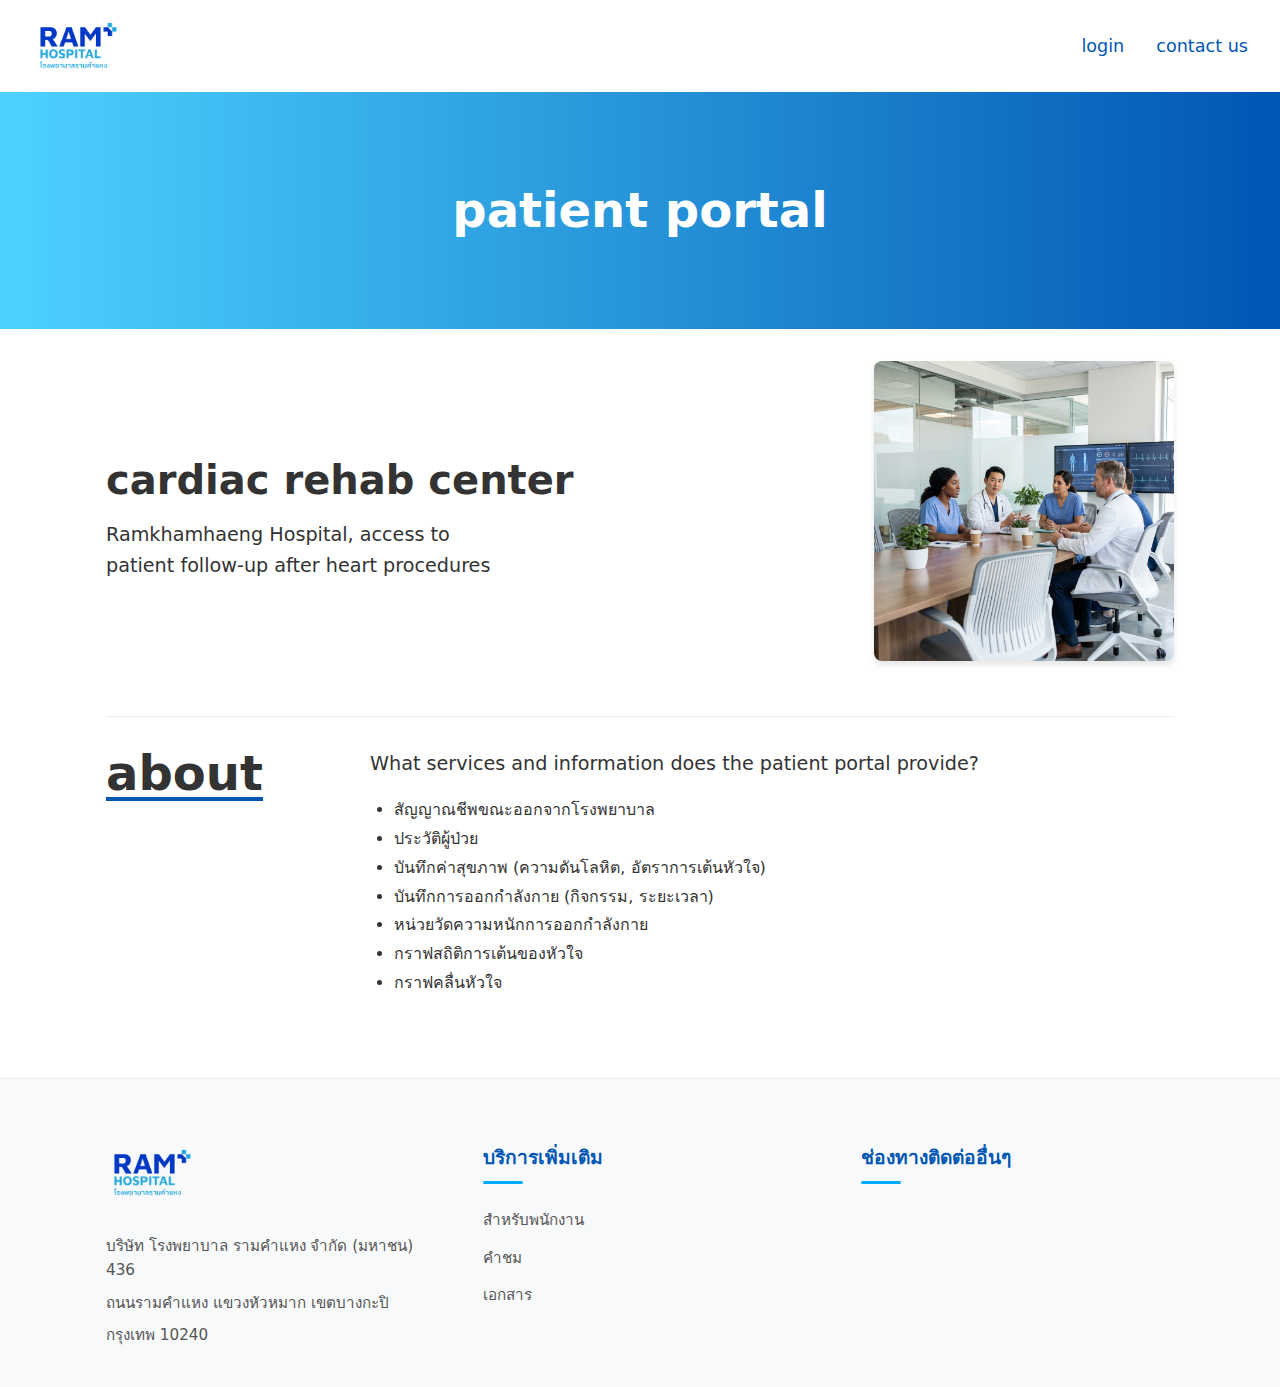
<file: index.html>
<!DOCTYPE html>
<html lang="en">

<head>
    <meta charset="UTF-8">
    <meta name="viewport" content="width=device-width, initial-scale=1.0">
    <title>Cardiac Rehab Center - Ram Hospital</title>
    <link rel="stylesheet" href="./style/style.css">
    <link rel="stylesheet" href="./style/home.css">
</head>

<body>

    <!-- Header -->
    <header>
        <div class="logo">
            <img src="./images/logo.png" alt="Ram Hospital Logo" style="height: 60px; cursor: pointer;" id="ram">
            <!-- If text is needed next to logo as per mockup, uncomment below, but mockup shows image logo -->
            <!-- <div class="flex-column">
                <span class="text-primary-blue font-bold text-xl uppercase">RAM HOSPITAL</span>
                <span class="text-sm text-dark">โรงพยาบาลรามคำแหง</span>
            </div> -->
        </div>
        <nav>
            <ul>
                <li><a href="../html/role_selection.html">login</a></li>
                <li><a href="../html/contact_us.html">contact us</a></li>
            </ul>
        </nav>
    </header>

    <!-- Hero Section -->
    <section class="hero-banner">
        <h1 class="text-4xl font-bold">patient portal</h1>
    </section>

    <!-- Content Section -->
    <div class="container mt-2">
        <div class="flex responsive-stack items-center justify-between mb-3">
            <div>
                <h2 class="section-title">cardiac rehab center</h2>
                <p class="text-xl text-dark">
                    Ramkhamhaeng Hospital, access to <br> patient follow-up after heart procedures
                </p>
            </div>
            <div>
                <img src="../images/medical_team_meeting.png" alt="Medical Team" class="medical-team-img">
            </div>
        </div>

        <hr style="border: 0; border-top: 1px solid #eee; margin: 2rem 0;">

        <!-- About Section -->
        <div class="flex responsive-stack gap-4">
            <div style="flex: 0 0 200px;">
                <h2 class="about-title">about</h2>
            </div>
            <div>
                <p class="text-xl mb-1">What services and information does the patient portal provide?</p>
                <ul class="about-list">
                    <li>สัญญาณชีพขณะออกจากโรงพยาบาล</li>
                    <li>ประวัติผู้ป่วย</li>
                    <li>บันทึกค่าสุขภาพ (ความดันโลหิต, อัตราการเต้นหัวใจ)</li>
                    <li>บันทึกการออกกำลังกาย (กิจกรรม, ระยะเวลา)</li>
                    <li>หน่วยวัดความหนักการออกกำลังกาย</li>
                    <li>กราฟสถิติการเต้นของหัวใจ</li>
                    <li>กราฟคลื่นหัวใจ</li>
                </ul>
            </div>
        </div>
    </div>

    <!-- Footer -->
    <!-- Footer -->
    <footer class="main-footer">
        <div class="container footer-content">
            <!-- Column 1: Logo & Address -->
            <div class="footer-column">
                <img src="../images/logo.png" alt="Ram Hospital" class="footer-logo">
                <div class="footer-address">
                    <p>บริษัท โรงพยาบาล รามคำแหง จำกัด (มหาชน) 436</p>
                    <p>ถนนรามคำแหง แขวงหัวหมาก เขตบางกะปิ</p>
                    <p>กรุงเทพ 10240</p>
                </div>
            </div>

            <!-- Column 2: Additional Services -->
            <div class="footer-column">
                <h3 class="footer-title">บริการเพิ่มเติม</h3>
                <ul class="footer-links">
                    <li><a href="#">สำหรับพนักงาน</a></li>
                    <li><a href="#">คำชม</a></li>
                    <li><a href="#">เอกสาร</a></li>
                </ul>
            </div>

            <!-- Column 3: Contact Channels -->
            <div class="footer-column">
                <h3 class="footer-title">ช่องทางติดต่ออื่นๆ</h3>
                <!-- Add social icons or text here if provided in future, keeping generic header for now as per image -->
            </div>
        </div>
    </footer>

    <script src="../javascript/ram.js"></script>
</body>

</html>
</file>
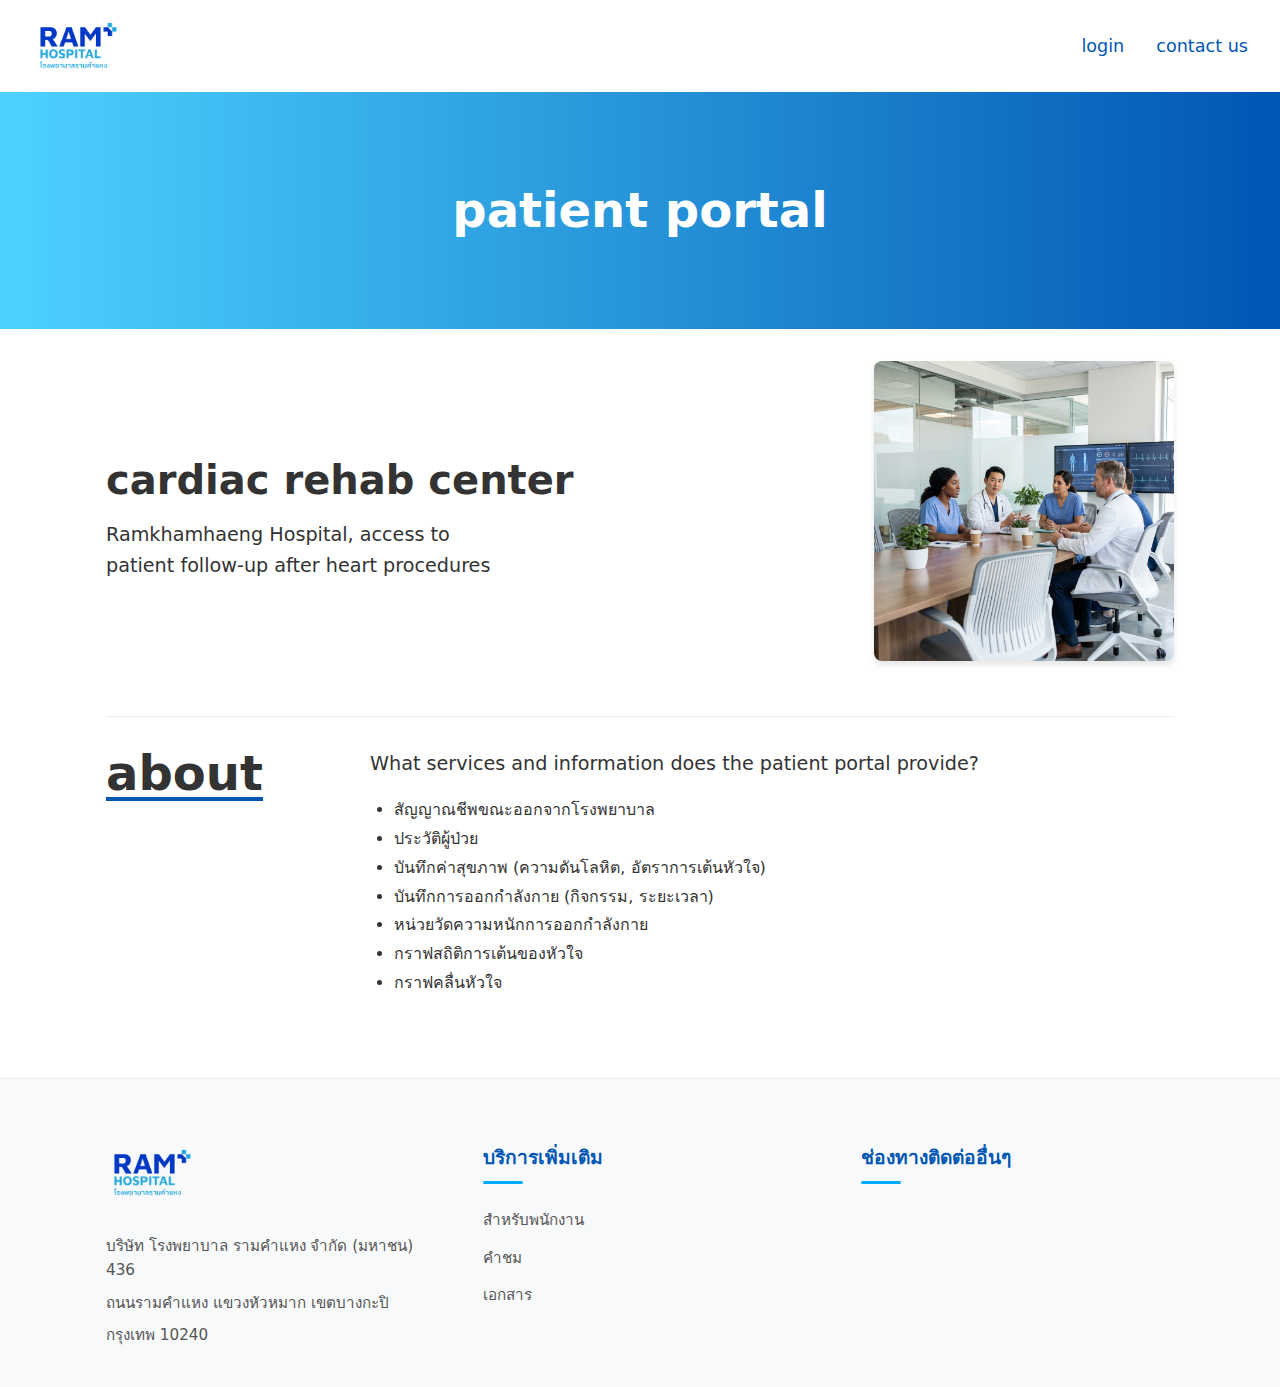
<file: html/index.html>
<!DOCTYPE html>
<html lang="en">

<head>
    <meta charset="UTF-8">
    <meta name="viewport" content="width=device-width, initial-scale=1.0">
    <title>Cardiac Rehab Center - Ram Hospital</title>
    <link rel="stylesheet" href="..\style\style.css">
    <link rel="stylesheet" href="..\style\home.css">
</head>

<body>

    <!-- Header -->
    <header>
        <div class="logo">
            <img src="..\images/logo.png" alt="Ram Hospital Logo" style="height: 60px; cursor: pointer;" id="ram">
            <!-- If text is needed next to logo as per mockup, uncomment below, but mockup shows image logo -->
            <!-- <div class="flex-column">
                <span class="text-primary-blue font-bold text-xl uppercase">RAM HOSPITAL</span>
                <span class="text-sm text-dark">โรงพยาบาลรามคำแหง</span>
            </div> -->
        </div>
        <nav>
            <ul>
                <li><a href="role_selection.html">login</a></li>
                <li><a href="contact_us.html">contact us</a></li>
            </ul>
        </nav>
    </header>

    <!-- Hero Section -->
    <section class="hero-banner">
        <h1 class="text-4xl font-bold">patient portal</h1>
    </section>

    <!-- Content Section -->
    <div class="container mt-2">
        <div class="flex responsive-stack items-center justify-between mb-3">
            <div>
                <h2 class="section-title">cardiac rehab center</h2>
                <p class="text-xl text-dark">
                    Ramkhamhaeng Hospital, access to <br> patient follow-up after heart procedures
                </p>
            </div>
            <div>
                <img src="..\images/medical_team_meeting.png" alt="Medical Team" class="medical-team-img">
            </div>
        </div>

        <hr style="border: 0; border-top: 1px solid #eee; margin: 2rem 0;">

        <!-- About Section -->
        <div class="flex responsive-stack gap-4">
            <div style="flex: 0 0 200px;">
                <h2 class="about-title">about</h2>
            </div>
            <div>
                <p class="text-xl mb-1">What services and information does the patient portal provide?</p>
                <ul class="about-list">
                    <li>สัญญาณชีพขณะออกจากโรงพยาบาล</li>
                    <li>ประวัติผู้ป่วย</li>
                    <li>บันทึกค่าสุขภาพ (ความดันโลหิต, อัตราการเต้นหัวใจ)</li>
                    <li>บันทึกการออกกำลังกาย (กิจกรรม, ระยะเวลา)</li>
                    <li>หน่วยวัดความหนักการออกกำลังกาย</li>
                    <li>กราฟสถิติการเต้นของหัวใจ</li>
                    <li>กราฟคลื่นหัวใจ</li>
                </ul>
            </div>
        </div>
    </div>

    <!-- Footer -->
    <!-- Footer -->
    <footer class="main-footer">
        <div class="container footer-content">
            <!-- Column 1: Logo & Address -->
            <div class="footer-column">
                <img src="..\images/logo.png" alt="Ram Hospital" class="footer-logo">
                <div class="footer-address">
                    <p>บริษัท โรงพยาบาล รามคำแหง จำกัด (มหาชน) 436</p>
                    <p>ถนนรามคำแหง แขวงหัวหมาก เขตบางกะปิ</p>
                    <p>กรุงเทพ 10240</p>
                </div>
            </div>

            <!-- Column 2: Additional Services -->
            <div class="footer-column">
                <h3 class="footer-title">บริการเพิ่มเติม</h3>
                <ul class="footer-links">
                    <li><a href="#">สำหรับพนักงาน</a></li>
                    <li><a href="#">คำชม</a></li>
                    <li><a href="#">เอกสาร</a></li>
                </ul>
            </div>

            <!-- Column 3: Contact Channels -->
            <div class="footer-column">
                <h3 class="footer-title">ช่องทางติดต่ออื่นๆ</h3>
                <!-- Add social icons or text here if provided in future, keeping generic header for now as per image -->
            </div>
        </div>
    </footer>

    <script>
        const ram = document.getElementById('ram');
        ram.addEventListener('click', () => {
            window.location.href = 'index.html'
        })
    </script>
</body>

</html>
</file>
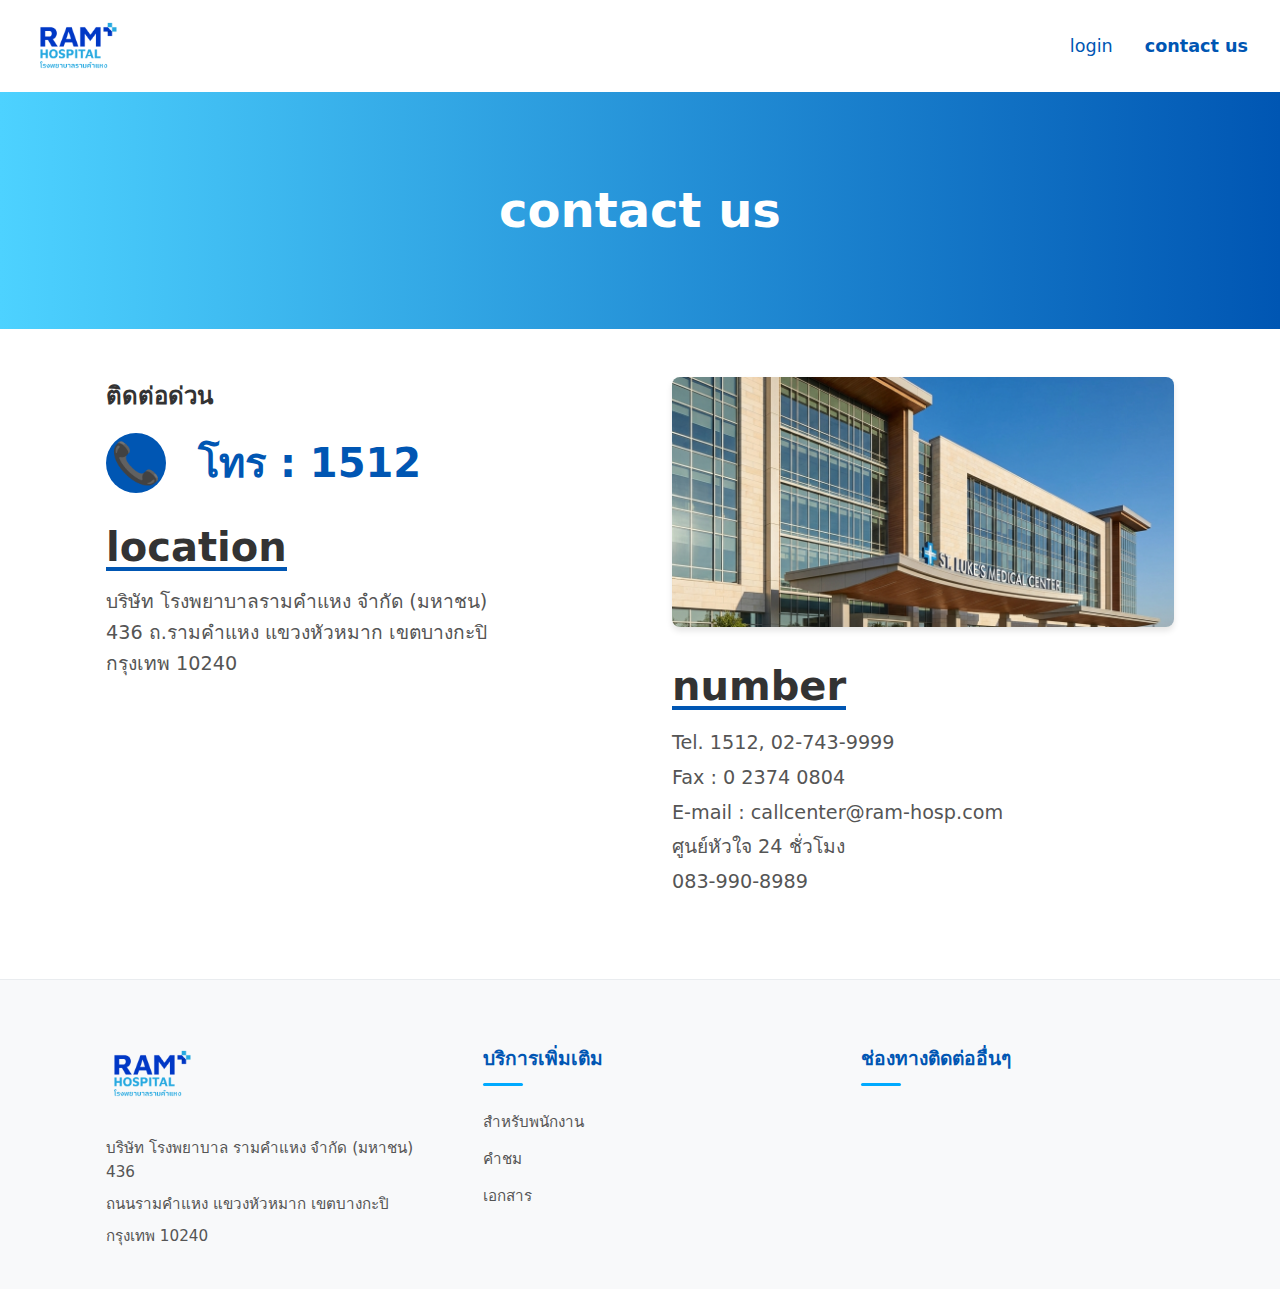
<file: html/contact_us.html>
<!DOCTYPE html>
<html lang="en">

<head>
    <meta charset="UTF-8">
    <meta name="viewport" content="width=device-width, initial-scale=1.0">
    <title>Contact Us - Cardiac Rehab</title>
    <link rel="stylesheet" href="../style/style.css">
    <link rel="stylesheet" href="../style/home.css">
</head>

<body>

    <header>
        <div class="logo">
            <img src="../images/logo.png" alt="Ram Hospital Logo" style="height: 60px;cursor: pointer;" id="ram">
        </div>
        <nav>
            <ul>
                <li><a href="../html/role_selection.html">login</a></li>
                <li><a href="../html/contact_us.html" style="font-weight:bold;">contact us</a></li>
            </ul>
        </nav>
    </header>

    <section class="hero-banner">
        <h1 class="text-4xl font-bold">contact us</h1>
    </section>

    <div class="container mt-3 mb-3">
        <div class="flex responsive-stack gap-4" style="align-items: flex-start;">
            <!-- Left Info -->
            <div style="flex: 1;">
                <h2 class="text-2xl mb-1 font-bold">ติดต่อด่วน</h2>
                <div class="flex items-center gap-2 mb-2">
                    <span
                        style="font-size: 2.5rem; background: var(--primary-blue); color: white; border-radius: 50%; width: 60px; height: 60px; display: flex; align-items: center; justify-content: center;">📞</span>
                    <span class="text-3xl font-bold text-primary-blue">โทร : 1512</span>
                </div>

                <div class="mb-2">
                    <h3 class="about-title" style="font-size: 2.5rem; margin-bottom: 1rem;">location</h3>
                    <p class="text-xl" style="color: #555;">
                        บริษัท โรงพยาบาลรามคำแหง จำกัด (มหาชน)<br>
                        436 ถ.รามคำแหง แขวงหัวหมาก เขตบางกะปิ<br>
                        กรุงเทพ 10240
                    </p>
                </div>
            </div>

            <!-- Right Info & Image -->
            <div style="flex: 1;">
                <img src="../images/hospital_building.png" alt="Hospital Building" class="medical-team-img mb-2"
                    style="width: 100%; height: 250px; object-fit: cover;">

                <div>
                    <h3 class="about-title" style="font-size: 2.5rem; margin-bottom: 1rem;">number</h3>
                    <p class="text-xl" style="line-height: 1.8; color: #555;">
                        Tel. 1512, 02-743-9999<br>
                        Fax : 0 2374 0804<br>
                        E-mail : callcenter@ram-hosp.com<br>
                        ศูนย์หัวใจ 24 ชั่วโมง<br>
                        083-990-8989
                    </p>
                </div>
            </div>
        </div>
    </div>

    <footer class="main-footer">
        <div class="container footer-content">
            <!-- Column 1: Logo & Address -->
            <div class="footer-column">
                <img src="../images/logo.png" alt="Ram Hospital" class="footer-logo">
                <div class="footer-address">
                    <p>บริษัท โรงพยาบาล รามคำแหง จำกัด (มหาชน) 436</p>
                    <p>ถนนรามคำแหง แขวงหัวหมาก เขตบางกะปิ</p>
                    <p>กรุงเทพ 10240</p>
                </div>
            </div>

            <!-- Column 2: Additional Services -->
            <div class="footer-column">
                <h3 class="footer-title">บริการเพิ่มเติม</h3>
                <ul class="footer-links">
                    <li><a href="#">สำหรับพนักงาน</a></li>
                    <li><a href="#">คำชม</a></li>
                    <li><a href="#">เอกสาร</a></li>
                </ul>
            </div>

            <!-- Column 3: Contact Channels -->
            <div class="footer-column">
                <h3 class="footer-title">ช่องทางติดต่ออื่นๆ</h3>
            </div>
        </div>
    </footer>

    <script>
        const ram = document.getElementById('ram');
        ram.addEventListener('click', () => {
            window.location.href = '../index.html'
        })
    </script>
</body>

</html>
</file>
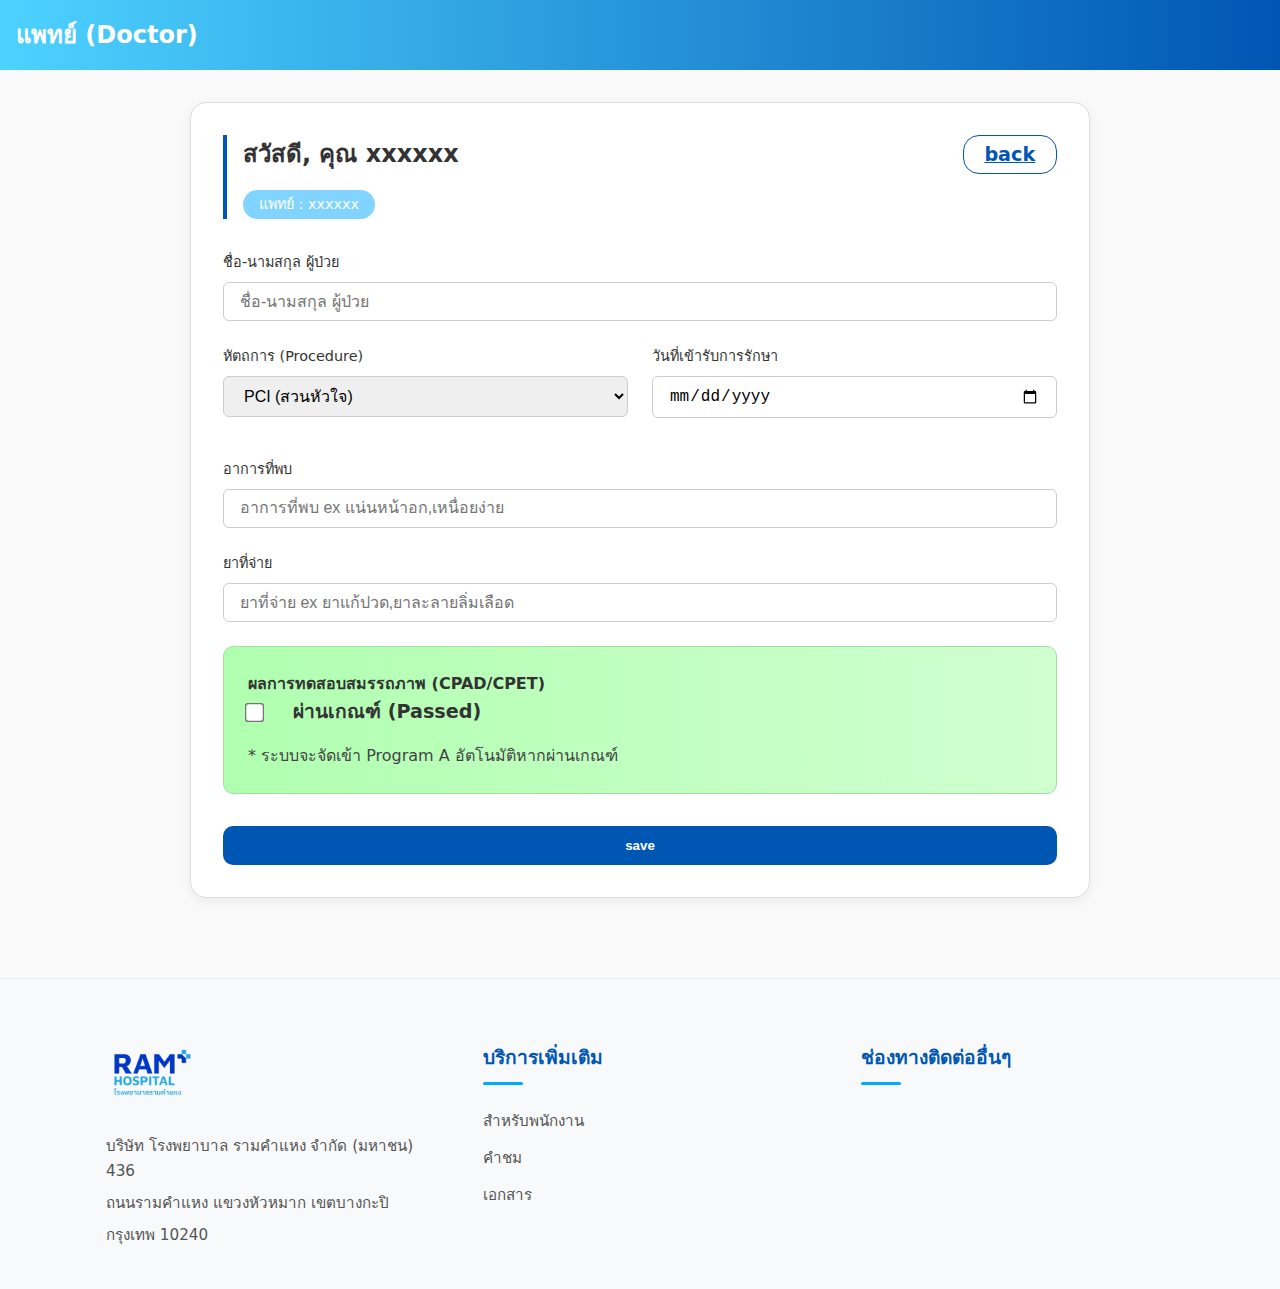
<file: html/Doctor_dashboard.html>
<!DOCTYPE html>
<html lang="en">

<head>
    <meta charset="UTF-8">
    <meta name="viewport" content="width=device-width, initial-scale=1.0">
    <title>Staff Dashboard - Cardiac Rehab</title>
    <link rel="stylesheet" href="..\style\style.css">
    <link rel="stylesheet" href="..\style\dashboard.css">
</head>

<body style="background-color: #f9f9f9;">

    <div class="header-bg">
        <h2 class="text-2xl text-primary-blue font-bold " style="color: white;">แพทย์ (Doctor)</h2>
    </div>

    <div class="container">
        <div class="staff-form">
            <!-- User Info Header -->
            <div class="flex responsive-stack justify-between mb-2 gap-2">
                <div class="user-badge">
                    <h2 class="text-2xl font-bold mb-1">สวัสดี, คุณ xxxxxx</h2>
                    <span class="user-tag">แพทย์ : xxxxxx</span>
                </div>
                <div>
                    <a href="Doctor_role_selection.html" class="btn btn-secondary"
                        style="padding: 0.2rem 1.3rem; border-radius: 1rem; font-size: 1.2rem; text-decoration: underline;">back</a>
                </div>
            </div>

            <!-- Form -->
            <form>
                <div class="form-group mb-1">
                    <label>ชื่อ-นามสกุล ผู้ป่วย</label>
                    <input type="text" class="form-input" placeholder="ชื่อ-นามสกุล ผู้ป่วย">
                </div>

                <div class="form-row">
                    <div class="form-group">
                        <label>หัตถการ (Procedure)</label>
                        <select class="form-select">
                            <option>PCI (สวนหัวใจ)</option>
                            <option>CABG (ผ่าตัดบายพาส)</option>
                            <option>Valve Repair</option>
                        </select>
                    </div>
                    <div class="form-group">
                        <label>วันที่เข้ารับการรักษา</label>
                        <input type="date" class="form-input">
                    </div>
                </div>

                <div class="form-group mb-1">
                    <label>อาการที่พบ</label>
                    <input type="text" class="form-input" placeholder="อาการที่พบ ex แน่นหน้าอก,เหนื่อยง่าย">
                </div>

                <div class="form-group mb-2">
                    <label>ยาที่จ่าย</label>
                    <input type="text" class="form-input" placeholder="ยาที่จ่าย ex ยาแก้ปวด,ยาละลายลิ่มเลือด">
                </div>

                <!-- Gradient Assessment Box -->
                <div
                    style="background: linear-gradient(90deg, #b0ffb0 0%, #d0ffd0 100%); padding: 1.5rem; border-radius: 10px; border: 1px solid #a0e0a0; margin-bottom: 2rem;">
                    <label class="font-bold block mb-1">ผลการทดสอบสมรรถภาพ (CPAD/CPET)</label>
                    <div class="flex items-center gap-2">
                        <input type="checkbox" id="pass" style="transform: scale(1.5);">
                        <label for="pass" class="font-bold text-xl cursor-pointer">ผ่านเกณฑ์ (Passed)</label>
                    </div>
                    <p class="text-sm mt-1" style="color: #444;">* ระบบจะจัดเข้า Program A อัตโนมัติหากผ่านเกณฑ์</p>
                </div>

                <div class="flex gap-1">
                    <button type="button" class="btn btn-primary" style="flex: 1; border-radius: 10px;">save</button>
                </div>
            </form>
        </div>
    </div>

    <footer class="main-footer">
        <div class="container footer-content">
            <!-- Column 1: Logo & Address -->
            <div class="footer-column">
                <img src="../images/logo.png" alt="Ram Hospital" class="footer-logo">
                <div class="footer-address">
                    <p>บริษัท โรงพยาบาล รามคำแหง จำกัด (มหาชน) 436</p>
                    <p>ถนนรามคำแหง แขวงหัวหมาก เขตบางกะปิ</p>
                    <p>กรุงเทพ 10240</p>
                </div>
            </div>

            <!-- Column 2: Additional Services -->
            <div class="footer-column">
                <h3 class="footer-title">บริการเพิ่มเติม</h3>
                <ul class="footer-links">
                    <li><a href="#">สำหรับพนักงาน</a></li>
                    <li><a href="#">คำชม</a></li>
                    <li><a href="#">เอกสาร</a></li>
                </ul>
            </div>

            <!-- Column 3: Contact Channels -->
            <div class="footer-column">
                <h3 class="footer-title">ช่องทางติดต่ออื่นๆ</h3>
            </div>
        </div>
    </footer>
</body>

</html>
</file>
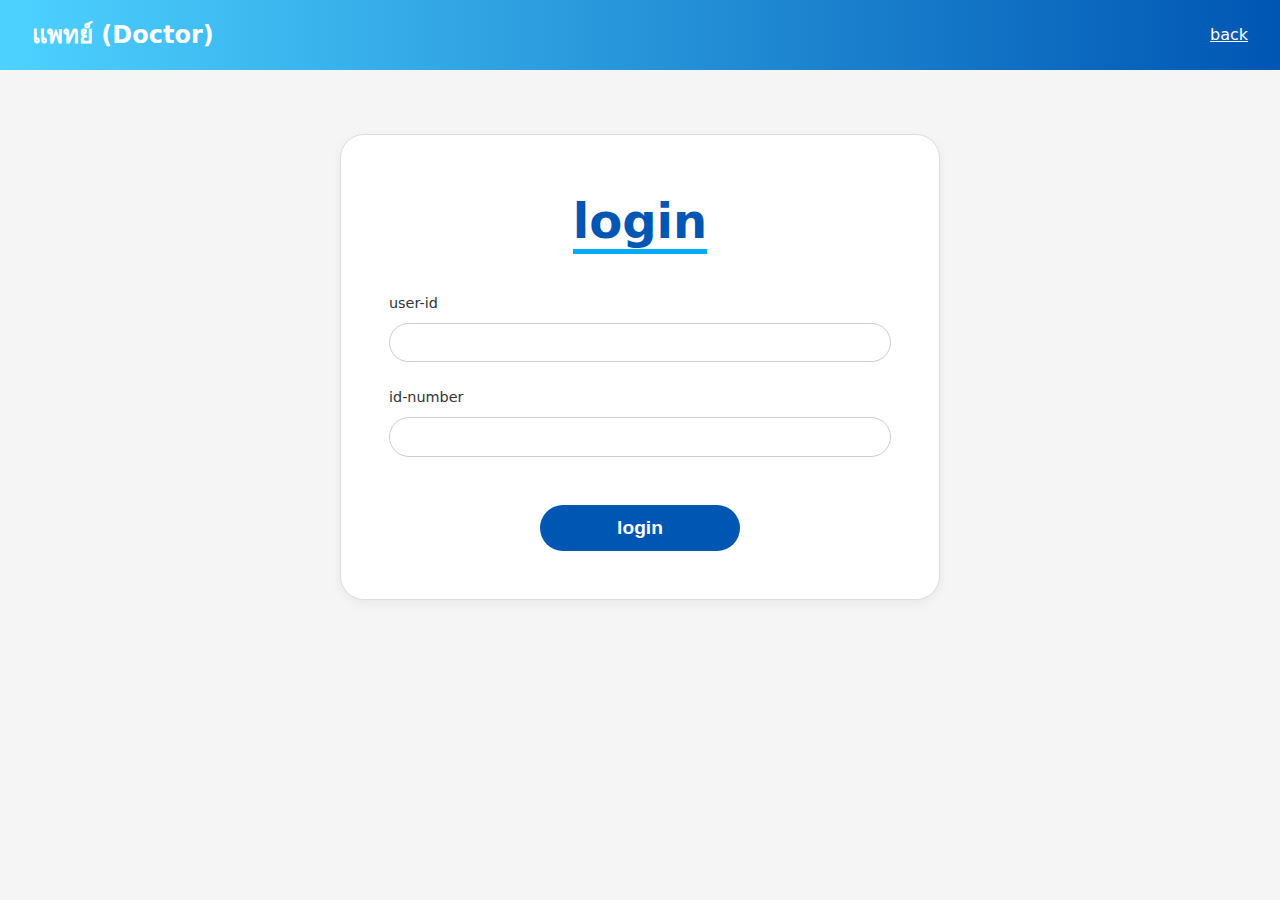
<file: html/doctor_login.html>
<!DOCTYPE html>
<html lang="en">

<head>
    <meta charset="UTF-8">
    <meta name="viewport" content="width=device-width, initial-scale=1.0">
    <title>Doctor Login - Cardiac Rehab</title>
    <link rel="stylesheet" href="..\style\style.css">
    <link rel="stylesheet" href="..\style\auth.css">
</head>

<body style="background-color: #f5f5f5;">

    <div class="header-strip">
        <h2 class="text-2xl font-bold">แพทย์ (Doctor)</h2>
        <a href="role_selection.html" style="color: white; font-size: 1rem;">back</a>
    </div>

    <div class="container">
        <div class="login-card">
            <h1 class="text-4xl font-bold text-primary-blue mb-2">
                <span style="border-bottom: 5px solid var(--secondary-blue);">login</span>
            </h1>

            <form action="doctor_dashboard.html">
                <div class="form-group">
                    <label>user-id</label>
                    <input type="text" class="form-input" id="userid">
                </div>
                <div class="form-group">
                    <label>id-number</label>
                    <input type="text" class="form-input" id="passcode">
                </div>

                <div class="mt-3">
                    <button type="submit" class="btn btn-primary text-xl" id="btn" style="width: 200px;">login</button>
                </div>

                <div class="er-box">
                    <p id="error"></p>
                </div>
            </form>
        </div>
    </div>
    <script src="/javascript/doctor_login.js   "></script>
</body>

</html>
</file>
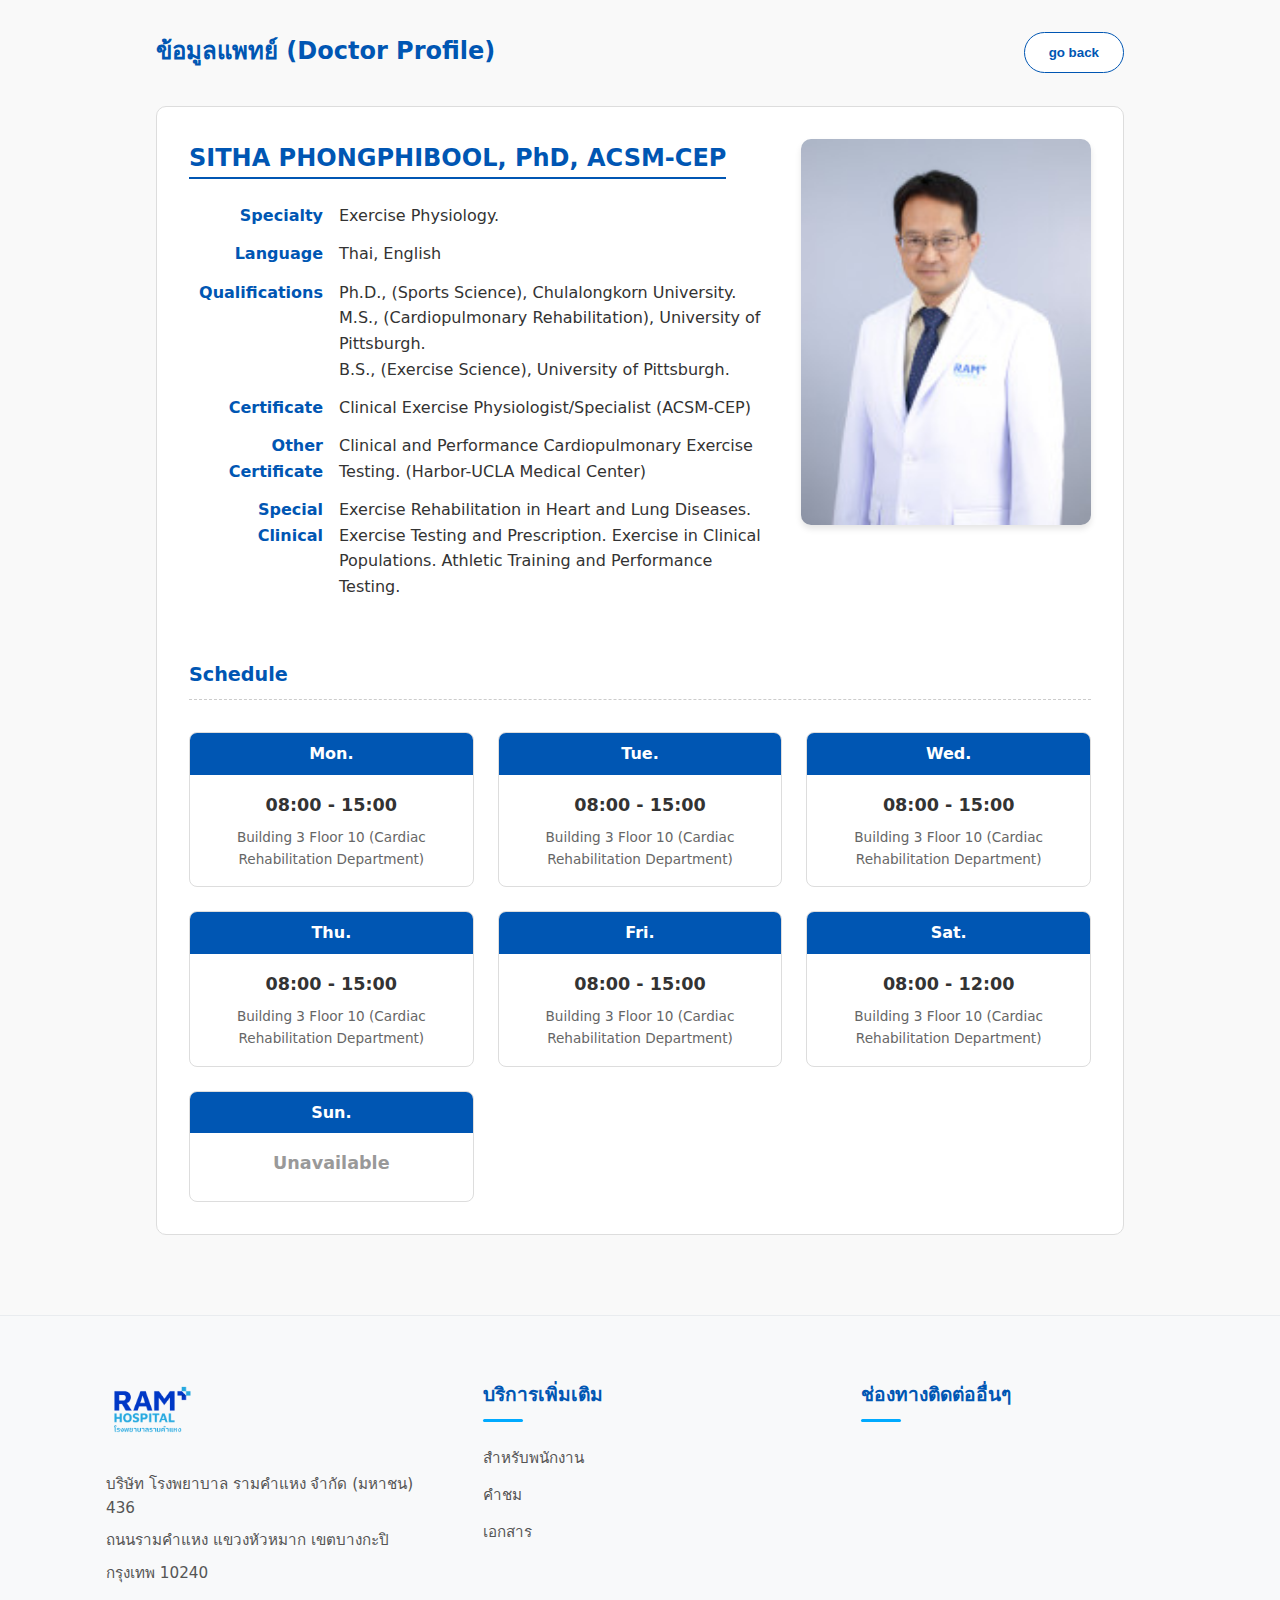
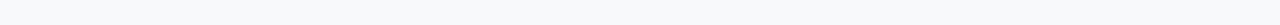
<file: html/doctor_profile.html>
<!DOCTYPE html>
<html lang="en">

<head>
    <meta charset="UTF-8">
    <meta name="viewport" content="width=device-width, initial-scale=1.0">
    <title>Doctor Profile - Cardiac Rehab</title>
    <link rel="stylesheet" href="..\style\style.css">
    <link rel="stylesheet" href="..\style\dashboard.css">
    <style>
        .profile-section {
            display: flex;
            gap: 2rem;
            margin-bottom: 2rem;
            align-items: flex-start;
        }

        .profile-image-container {
            flex: 1;
            max-width: 300px;
        }

        .profile-img {
            width: 100%;
            border-radius: 10px;
            box-shadow: 0 4px 6px rgba(0, 0, 0, 0.1);
        }

        .profile-info {
            flex: 2;
            text-align: left;
        }

        .info-row {
            display: flex;
            margin-bottom: 0.8rem;
        }

        .info-label {
            font-weight: bold;
            color: var(--primary-blue);
            width: 150px;
            flex-shrink: 0;
            text-align: right;
            padding-right: 1rem;
        }

        .info-value {
            color: var(--text-dark);
            flex: 1;
        }

        /* Schedule Grid */
        .schedule-grid {
            display: grid;
            grid-template-columns: repeat(auto-fill, minmax(280px, 1fr));
            gap: 1.5rem;
            margin-top: 2rem;
        }

        .schedule-card {
            background: white;
            border: 1px solid #ddd;
            border-radius: 8px;
            overflow: hidden;
        }

        .day-header {
            background: var(--primary-blue);
            color: white;
            padding: 0.5rem;
            text-align: center;
            font-weight: bold;
        }

        .day-body {
            padding: 1rem;
            text-align: center;
            font-size: 0.9rem;
        }

        .time-text {
            font-weight: bold;
            font-size: 1.1rem;
            margin-bottom: 0.5rem;
            display: block;
        }

        .location-text {
            color: #666;
            font-size: 0.85rem;
        }

        @media (max-width: 768px) {
            .profile-section {
                flex-direction: column-reverse;
                align-items: center;
            }

            .info-label {
                text-align: left;
                width: 120px;
            }
        }
    </style>
</head>

<body style="background-color: #f9f9f9;">


    <div class="dashboard-container">

        <div class="top-bar">
            <div class="user-profile">
                <h2 class="text-2xl font-bold text-primary-blue">ข้อมูลแพทย์ (Doctor Profile)</h2>
            </div>
            <div class="btn-group">
                <button class="btn btn-secondary btn-sm" onclick="window.history.back()">go back</button>
            </div>
        </div>

        <div class="card" style="padding: 2rem;">
            <!-- Profile Info Section -->
            <div class="profile-section">
                <div class="profile-info">
                    <h1 class="text-2xl font-bold text-primary-blue mb-2"
                        style="border-bottom: 2px solid var(--primary-blue); display: inline-block; margin-bottom: 1.5rem;">
                        SITHA PHONGPHIBOOL, PhD, ACSM-CEP</h1>

                    <div class="info-row">
                        <div class="info-label">Specialty</div>
                        <div class="info-value">Exercise Physiology.</div>
                    </div>
                    <div class="info-row">
                        <div class="info-label">Language</div>
                        <div class="info-value">Thai, English</div>
                    </div>
                    <div class="info-row">
                        <div class="info-label">Qualifications</div>
                        <div class="info-value">
                            Ph.D., (Sports Science), Chulalongkorn University.<br>
                            M.S., (Cardiopulmonary Rehabilitation), University of Pittsburgh.<br>
                            B.S., (Exercise Science), University of Pittsburgh.
                        </div>
                    </div>
                    <div class="info-row">
                        <div class="info-label">Certificate</div>
                        <div class="info-value">Clinical Exercise Physiologist/Specialist (ACSM-CEP)</div>
                    </div>
                    <div class="info-row">
                        <div class="info-label">Other Certificate</div>
                        <div class="info-value">Clinical and Performance Cardiopulmonary Exercise Testing. (Harbor-UCLA
                            Medical Center)</div>
                    </div>
                    <div class="info-row">
                        <div class="info-label">Special Clinical</div>
                        <div class="info-value">Exercise Rehabilitation in Heart and Lung Diseases. Exercise Testing and
                            Prescription. Exercise in Clinical Populations. Athletic Training and Performance Testing.
                        </div>
                    </div>
                </div>

                <div class="profile-image-container">
                    <img src="../images/Sitha.jpg" alt="Dr. Sitha" class="profile-img">
                </div>
            </div>

            <!-- Schedule Section -->
            <h3 class="text-xl font-bold text-primary-blue mt-3 mb-1"
                style="border-bottom: 1px dashed #ccc; padding-bottom: 0.5rem;">Schedule</h3>

            <div class="schedule-grid">
                <!-- Mon -->
                <div class="schedule-card">
                    <div class="day-header">Mon.</div>
                    <div class="day-body">
                        <span class="time-text">08:00 - 15:00</span>
                        <div class="location-text">Building 3 Floor 10 (Cardiac Rehabilitation Department)</div>
                    </div>
                </div>
                <!-- Tue -->
                <div class="schedule-card">
                    <div class="day-header">Tue.</div>
                    <div class="day-body">
                        <span class="time-text">08:00 - 15:00</span>
                        <div class="location-text">Building 3 Floor 10 (Cardiac Rehabilitation Department)</div>
                    </div>
                </div>
                <!-- Wed -->
                <div class="schedule-card">
                    <div class="day-header">Wed.</div>
                    <div class="day-body">
                        <span class="time-text">08:00 - 15:00</span>
                        <div class="location-text">Building 3 Floor 10 (Cardiac Rehabilitation Department)</div>
                    </div>
                </div>
                <!-- Thu -->
                <div class="schedule-card">
                    <div class="day-header">Thu.</div>
                    <div class="day-body">
                        <span class="time-text">08:00 - 15:00</span>
                        <div class="location-text">Building 3 Floor 10 (Cardiac Rehabilitation Department)</div>
                    </div>
                </div>
                <!-- Fri -->
                <div class="schedule-card">
                    <div class="day-header">Fri.</div>
                    <div class="day-body">
                        <span class="time-text">08:00 - 15:00</span>
                        <div class="location-text">Building 3 Floor 10 (Cardiac Rehabilitation Department)</div>
                    </div>
                </div>
                <!-- Sat -->
                <div class="schedule-card">
                    <div class="day-header">Sat.</div>
                    <div class="day-body">
                        <span class="time-text">08:00 - 12:00</span>
                        <div class="location-text">Building 3 Floor 10 (Cardiac Rehabilitation Department)</div>
                    </div>
                </div>
                <!-- Sun -->
                <div class="schedule-card">
                    <div class="day-header">Sun.</div>
                    <div class="day-body">
                        <span class="time-text" style="color: #999;">Unavailable</span>
                    </div>
                </div>
            </div>

        </div>

    </div>

    <!-- Footer -->
    <footer class="main-footer">
        <div class="container footer-content">
            <!-- Column 1: Logo & Address -->
            <div class="footer-column">
                <img src="../images/logo.png" alt="Ram Hospital" class="footer-logo">
                <div class="footer-address">
                    <p>บริษัท โรงพยาบาล รามคำแหง จำกัด (มหาชน) 436</p>
                    <p>ถนนรามคำแหง แขวงหัวหมาก เขตบางกะปิ</p>
                    <p>กรุงเทพ 10240</p>
                </div>
            </div>

            <!-- Column 2: Additional Services -->
            <div class="footer-column">
                <h3 class="footer-title">บริการเพิ่มเติม</h3>
                <ul class="footer-links">
                    <li><a href="#">สำหรับพนักงาน</a></li>
                    <li><a href="#">คำชม</a></li>
                    <li><a href="#">เอกสาร</a></li>
                </ul>
            </div>

            <!-- Column 3: Contact Channels -->
            <div class="footer-column">
                <h3 class="footer-title">ช่องทางติดต่ออื่นๆ</h3>
            </div>
        </div>
    </footer>

</body>

</html>
</file>
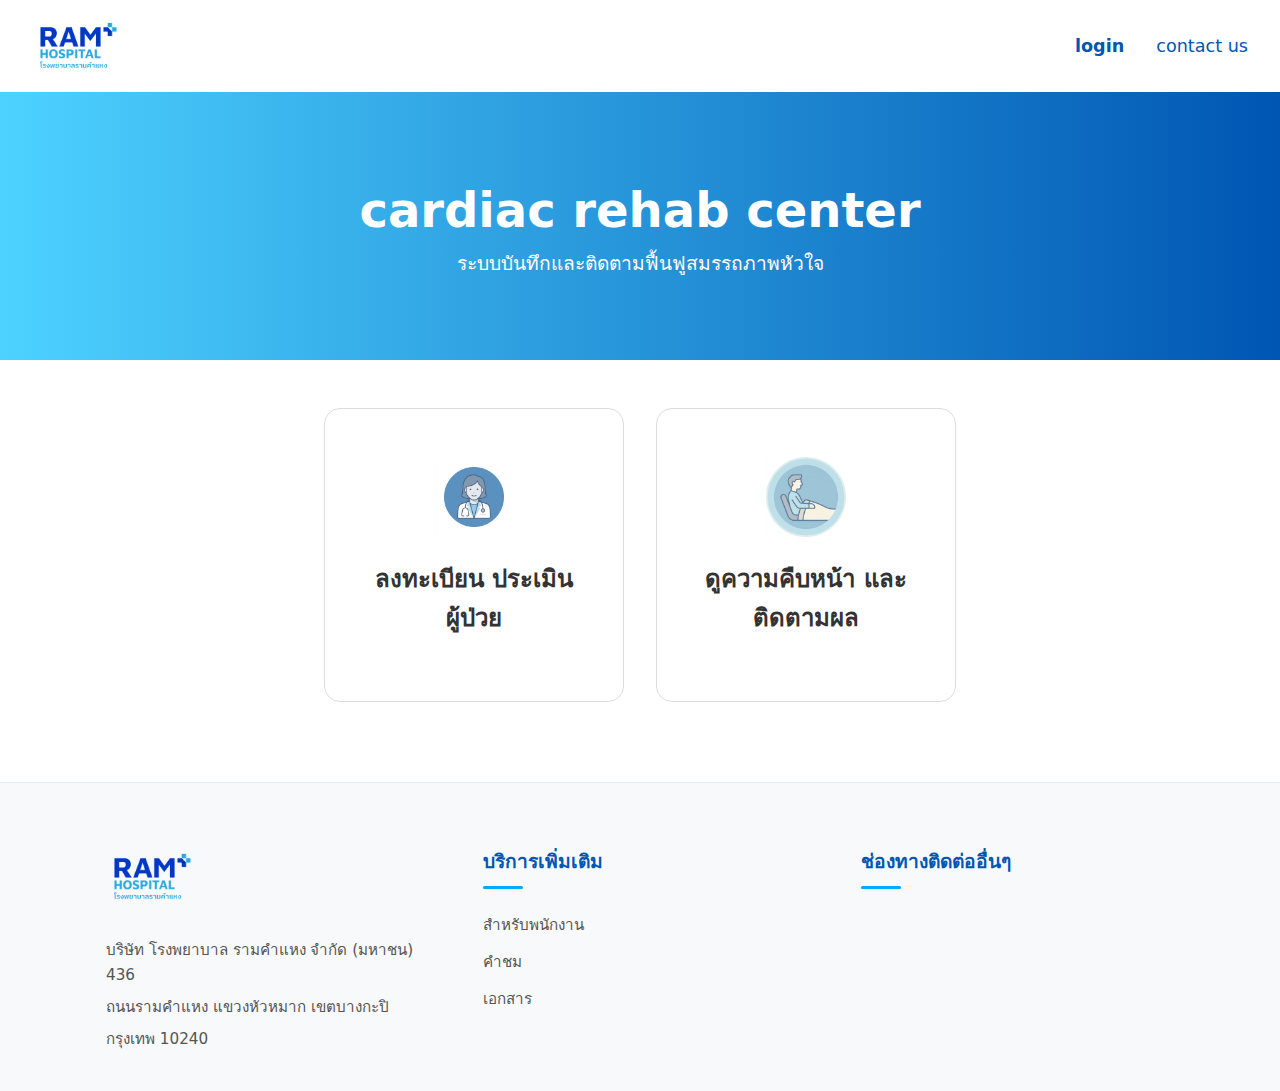
<file: html/Doctor_role_selection.html>
<!DOCTYPE html>
<html lang="en">

<head>
    <meta charset="UTF-8">
    <meta name="viewport" content="width=device-width, initial-scale=1.0">
    <title>Role Selection - Cardiac Rehab</title>
    <link rel="stylesheet" href="../style/style.css">
    <link rel="stylesheet" href="../style/auth.css">
</head>

<body style="min-height: 100vh; display: flex; flex-direction: column;">

    <!-- Reuse Header layout -->
    <header>
        <div class="logo">
            <img src="../images/logo.png" alt="Ram Hospital Logo" style="height: 60px;cursor: pointer;" id="ram">
        </div>
        <nav>
            <ul>
                <li><a href="role_selection.html" style="font-weight:bold;">login</a></li>
                <!-- <li><a href="index.html">main</a></li> Link to main might be redundant if logo goes there, but keeping it -->
                <li><a href="../html/contact_us.html">contact us</a></li>
            </ul>
        </nav>
    </header>

    <section class="hero-banner">
        <h1 class="text-4xl font-bold">cardiac rehab center</h1>
        <p class="text-xl">ระบบบันทึกและติดตามฟื้นฟูสมรรถภาพหัวใจ</p>
    </section>

    <div class="container" style="flex: 1;">
        <div class="role-container">
            <div class="role-card" onclick="window.location.href='Doctor_dashboard.html'">
                <img src="../images/doctor_role_icon.png" alt="Doctor Icon"
                    style="width: 80px; height: 80px; margin-bottom: 1rem;">
                <h3 class="text-2xl font-bold mb-1">ลงทะเบียน ประเมินผู้ป่วย</h3>
            </div>
            <div class="role-card" onclick="window.location.href='patient_list.html'">
                <img src="../images/patient_role_icon.png" alt="Patient Icon"
                    style="width: 80px; height: 80px; margin-bottom: 1rem;">
                <h3 class="text-2xl font-bold mb-1">ดูความคืบหน้า และติดตามผล</h3>

            </div>

        </div>
    </div>


    <!-- Footer -->
    <footer class="main-footer">
        <div class="container footer-content">
            <!-- Column 1: Logo & Address -->
            <div class="footer-column">
                <img src="../images/logo.png" alt="Ram Hospital" class="footer-logo">
                <div class="footer-address">
                    <p>บริษัท โรงพยาบาล รามคำแหง จำกัด (มหาชน) 436</p>
                    <p>ถนนรามคำแหง แขวงหัวหมาก เขตบางกะปิ</p>
                    <p>กรุงเทพ 10240</p>
                </div>
            </div>

            <!-- Column 2: Additional Services -->
            <div class="footer-column">
                <h3 class="footer-title">บริการเพิ่มเติม</h3>
                <ul class="footer-links">
                    <li><a href="#">สำหรับพนักงาน</a></li>
                    <li><a href="#">คำชม</a></li>
                    <li><a href="#">เอกสาร</a></li>
                </ul>
            </div>

            <!-- Column 3: Contact Channels -->
            <div class="footer-column">
                <h3 class="footer-title">ช่องทางติดต่ออื่นๆ</h3>
            </div>
        </div>
    </footer>

    <script>
        const ram = document.getElementById('ram');
        ram.addEventListener('click', () => {
            window.location.href = '../index.html'
        })
    </script>
</body>

</html>
</file>
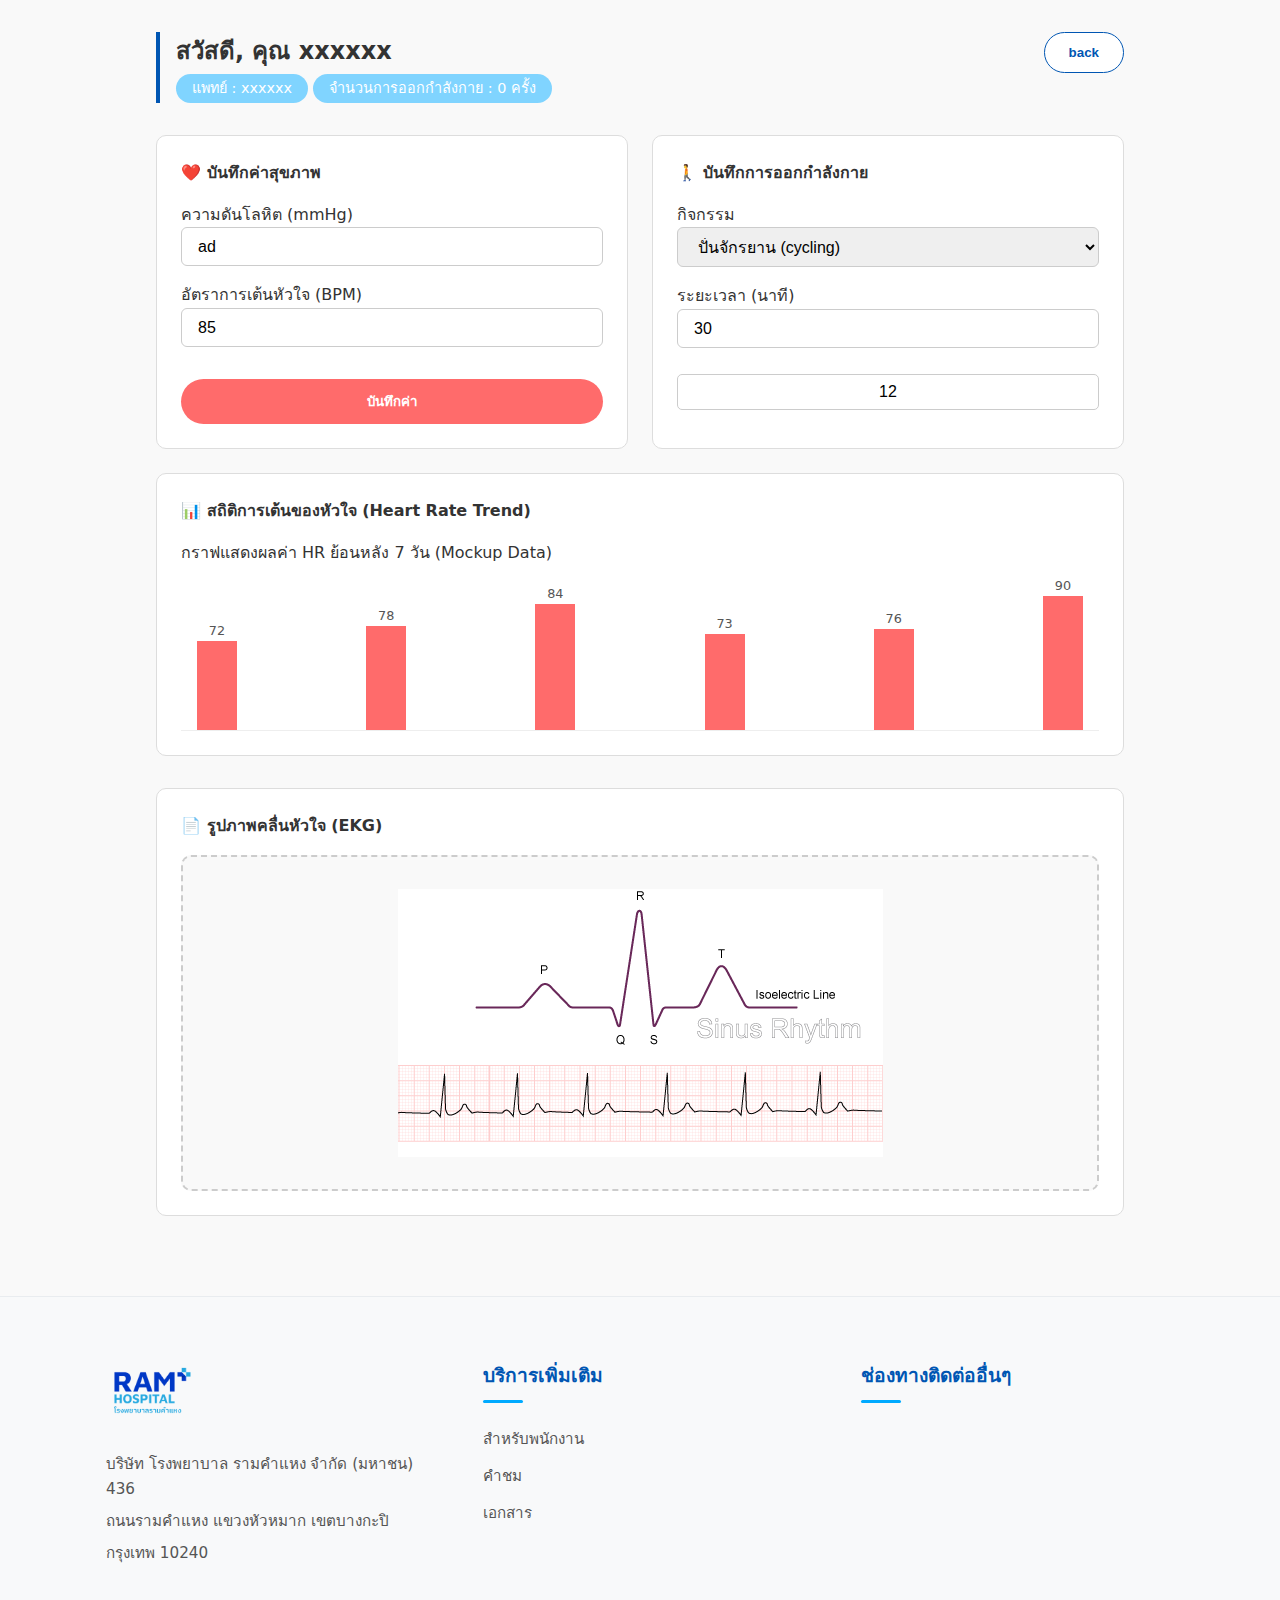
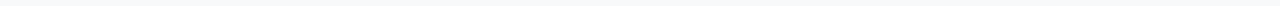
<file: html/patient_dashboard_patient.html>
<!DOCTYPE html>
<html lang="en">

<head>
    <meta charset="UTF-8">
    <meta name="viewport" content="width=device-width, initial-scale=1.0">
    <title>Patient Dashboard - Cardiac Rehab</title>
    <link rel="stylesheet" href="../style/style.css">
</head>

<body style="background-color: #f9f9f9;">

    <div class="dashboard-container">
        <!-- Top Bar -->
        <div class="top-bar">
            <div class="user-profile user-badge">
                <h2 class="text-2xl font-bold">สวัสดี, คุณ xxxxxx</h2>
                <div class="user-tag" id="doctor" onclick="window.location.href='doctor_profile.html'">แพทย์ : xxxxxx
                </div>
                <div class="user-tag">จำนวนการออกกำลังกาย : 0 ครั้ง</div>
            </div>
            <div class="flex gap-2">
                <button class="btn btn-secondary btn-sm"
                    onclick="window.location.href='role_selection.html'">back</button>
            </div>
        </div>

        <!-- Inputs Grid -->
        <div class="card-grid">
            <!-- Health Data -->
            <div class="card">
                <div class="font-bold mb-1 flex items-center gap-2">❤️ บันทึกค่าสุขภาพ</div>
                <div class="mb-1">
                    <label class="block text-sm text-dark mb-1">ความดันโลหิต (mmHg)</label>
                    <input type="text" class="form-input" id="blood" readonly>
                </div>
                <div class="mb-1">
                    <label class="block text-sm text-dark mb-1">อัตราการเต้นหัวใจ (BPM)</label>
                    <input type="text" class="form-input" id="heart_rate" readonly>
                </div>
                <button class="btn btn-primary"
                    style="width: 100%; background: #ff6b6b; margin-top: 1rem;">บันทึกค่า</button>
            </div>

            <!-- Activity Data -->
            <div class="card">
                <div class="font-bold mb-1 flex items-center gap-2">🚶 บันทึกการออกกำลังกาย</div>
                <div class="mb-1">
                    <label class="block text-sm text-dark mb-1">กิจกรรม</label>
                    <select class="form-select">
                        <option>ปั่นจักรยาน (cycling)</option>
                    </select>
                </div>
                <div class="mb-1">
                    <label class="block text-sm text-dark mb-1">ระยะเวลา (นาที)</label>
                    <input type="txt" class="form-input" id="duration" readonly>
                </div>
                <input type="text" id="result" readonly
                    style="width: 100%; border-radius: 5px; padding: 0.5rem; border: 1px solid #ccc; font-size: 30px; text-align: center;font-weight: 100;font-size: 1rem;font-family: 'Prompt', sans-serif;margin-top: 10px;cursor: none;">
            </div>
        </div>

        <!-- Chart Section -->
        <div class="card mb-2">
            <div class="font-bold mb-1">📊 สถิติการเต้นของหัวใจ (Heart Rate Trend)</div>
            <p class="text-sm text-light mb-1">กราฟแสดงผลค่า HR ย้อนหลัง 7 วัน (Mockup Data)</p>
            <div class="chart-container">
                <div class="bar" style="height: 60%;"><span>72</span></div>
                <div class="bar" style="height: 70%;"><span>78</span></div>
                <div class="bar" style="height: 85%;"><span>84</span></div>
                <div class="bar" style="height: 65%;"><span>73</span></div>
                <div class="bar" style="height: 68%;"><span>76</span></div>
                <div class="bar" style="height: 90%;"><span>90</span></div>
            </div>
        </div>

        <!-- EKG Section -->
        <div class="card">
            <div class="font-bold mb-1">📄 รูปภาพคลื่นหัวใจ (EKG)</div>
            <div class="upload-area">
                <img src="../images/sinus_rhythm.gif" alt="">
            </div>
        </div>
    </div>
    <footer class="main-footer">
        <div class="container footer-content">
            <!-- Column 1: Logo & Address -->
            <div class="footer-column">
                <img src="../images/logo.png" alt="Ram Hospital" class="footer-logo">
                <div class="footer-address">
                    <p>บริษัท โรงพยาบาล รามคำแหง จำกัด (มหาชน) 436</p>
                    <p>ถนนรามคำแหง แขวงหัวหมาก เขตบางกะปิ</p>
                    <p>กรุงเทพ 10240</p>
                </div>
            </div>

            <!-- Column 2: Additional Services -->
            <div class="footer-column">
                <h3 class="footer-title">บริการเพิ่มเติม</h3>
                <ul class="footer-links">
                    <li><a href="#">สำหรับพนักงาน</a></li>
                    <li><a href="#">คำชม</a></li>
                    <li><a href="#">เอกสาร</a></li>
                </ul>
            </div>

            <!-- Column 3: Contact Channels -->
            <div class="footer-column">
                <h3 class="footer-title">ช่องทางติดต่ออื่นๆ</h3>
            </div>
        </div>
    </footer>
    <script>
        fetch("../jsonfile/data.json")
            .then(response => response.json())
            .then(data => {
                const blood = document.getElementById("blood");
                const heart_rate = document.getElementById("heart_rate");
                const activity = document.getElementById("activity");
                const duration = document.getElementById("duration");
                const result = document.getElementById("result");

                blood.value = data.blood;
                heart_rate.value = data.heart_rate;
                duration.value = data.duration;
                result.value = data.result;
            });


        const doctor = document.getElementById("doctor");



    </script>


</body>

</html>
</file>
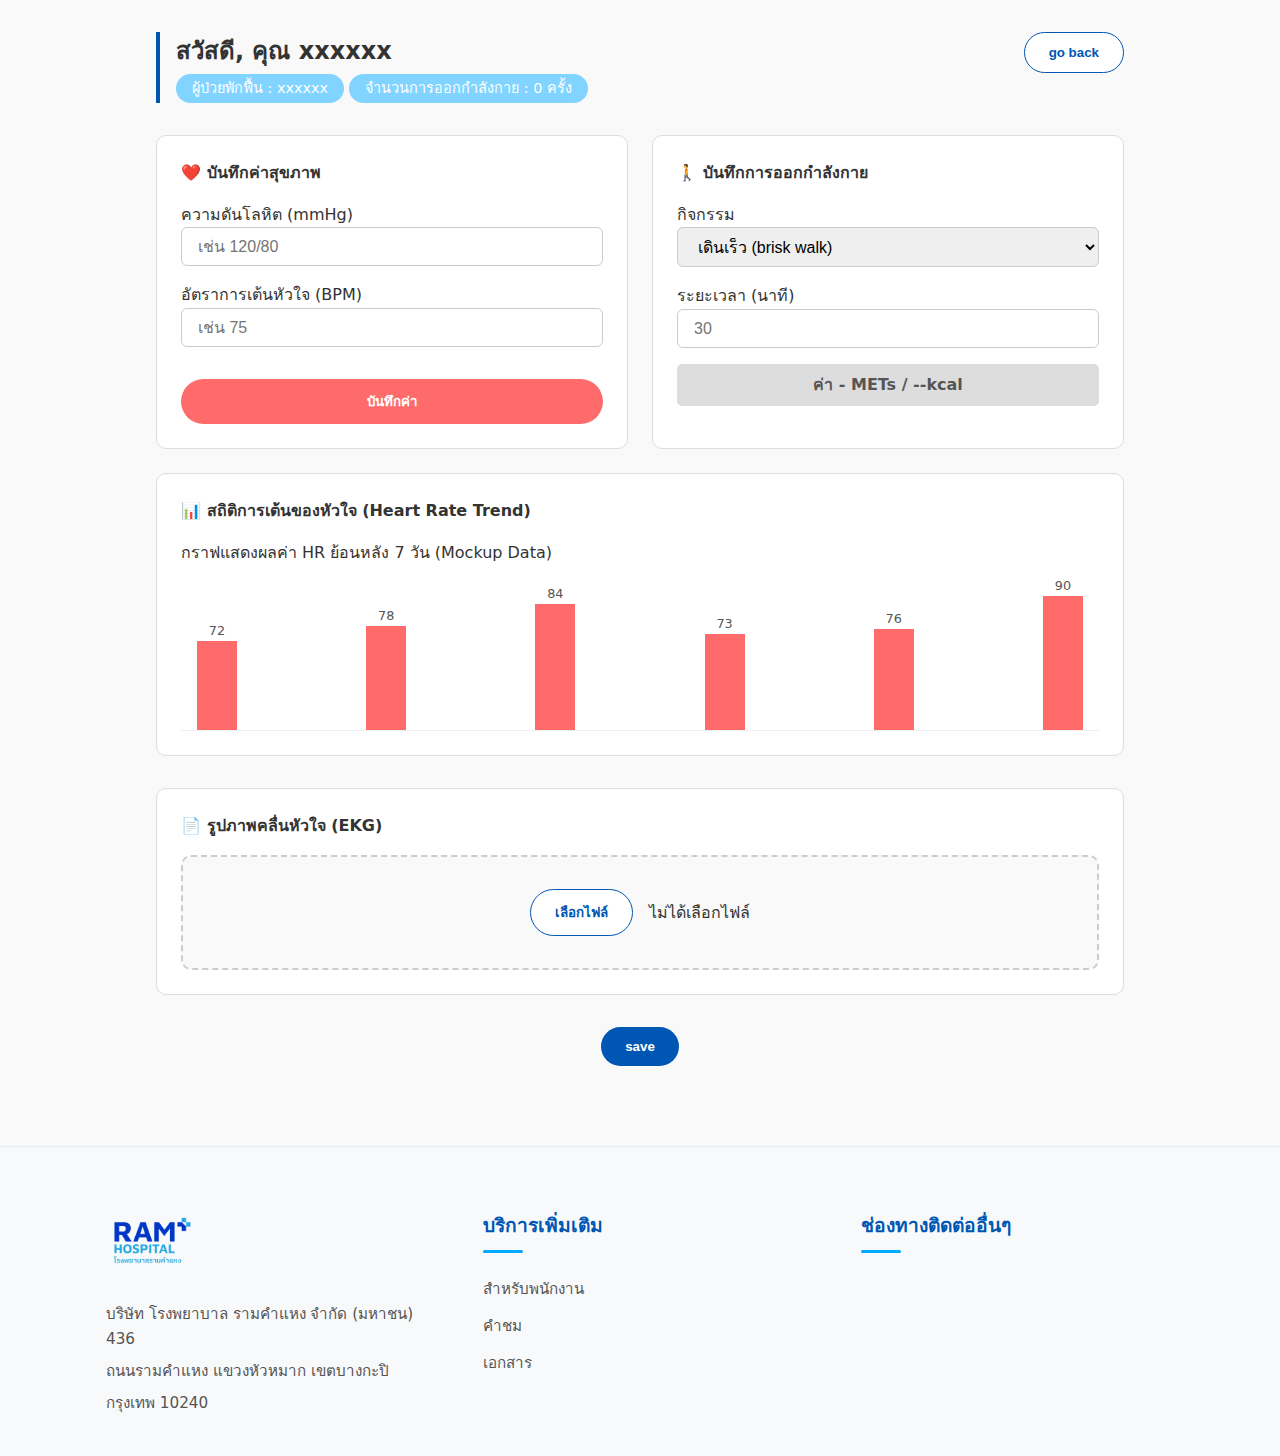
<file: html/patient_dashboard_staff.html>
<!DOCTYPE html>
<html lang="en">

<head>
    <meta charset="UTF-8">
    <meta name="viewport" content="width=device-width, initial-scale=1.0">
    <title>Patient Dashboard - Cardiac Rehab</title>
    <link rel="stylesheet" href="../style/style.css">
    <link rel="stylesheet" href="../style/dashboard.css">
</head>

<body style="background-color: #f9f9f9;">

    <div class="dashboard-container">
        <!-- Top Bar -->
        <div class="top-bar">
            <div class="user-profile user-badge">
                <h2 class="text-2xl font-bold">สวัสดี, คุณ xxxxxx</h2>
                <div class="user-tag">ผู้ป่วยพักฟื้น : xxxxxx</div>
                <div class="user-tag">จำนวนการออกกำลังกาย : 0 ครั้ง</div>
            </div>
            <div class="flex gap-2">
                <button class="btn btn-secondary btn-sm" onclick="window.location.href='role_selection.html'">go
                    back</button>
            </div>
        </div>

        <!-- Inputs Grid -->
        <div class="card-grid">
            <!-- Health Data -->
            <div class="card">
                <div class="font-bold mb-1 flex items-center gap-2">❤️ บันทึกค่าสุขภาพ</div>
                <div class="mb-1">
                    <label class="block text-sm text-dark mb-1">ความดันโลหิต (mmHg)</label>
                    <input type="text" class="form-input" placeholder="เช่น 120/80">
                </div>
                <div class="mb-1">
                    <label class="block text-sm text-dark mb-1">อัตราการเต้นหัวใจ (BPM)</label>
                    <input type="text" class="form-input" placeholder="เช่น 75">
                </div>
                <button class="btn btn-primary"
                    style="width: 100%; background: #ff6b6b; margin-top: 1rem;">บันทึกค่า</button>
            </div>

            <!-- Activity Data -->
            <div class="card">
                <div class="font-bold mb-1 flex items-center gap-2">🚶 บันทึกการออกกำลังกาย</div>
                <div class="mb-1">
                    <label class="block text-sm text-dark mb-1">กิจกรรม</label>
                    <select class="form-select">
                        <option>เดินเร็ว (brisk walk)</option>
                        <option>วิ่งเหยาะ (jogging)</option>
                        <option>ปั่นจักรยาน (cycling)</option>
                    </select>
                </div>
                <div class="mb-1">
                    <label class="block text-sm text-dark mb-1">ระยะเวลา (นาที)</label>
                    <input type="number" class="form-input" placeholder="30">
                </div>
                <div class="result-bar">ค่า - METs / --kcal</div>
            </div>
        </div>

        <!-- Chart Section -->
        <div class="card mb-2">
            <div class="font-bold mb-1">📊 สถิติการเต้นของหัวใจ (Heart Rate Trend)</div>
            <p class="text-sm text-light mb-1">กราฟแสดงผลค่า HR ย้อนหลัง 7 วัน (Mockup Data)</p>
            <div class="chart-container">
                <div class="bar" style="height: 60%;"><span>72</span></div>
                <div class="bar" style="height: 70%;"><span>78</span></div>
                <div class="bar" style="height: 85%;"><span>84</span></div>
                <div class="bar" style="height: 65%;"><span>73</span></div>
                <div class="bar" style="height: 68%;"><span>76</span></div>
                <div class="bar" style="height: 90%;"><span>90</span></div>
            </div>
        </div>

        <!-- EKG Section -->
        <div class="card">
            <div class="font-bold mb-1">📄 รูปภาพคลื่นหัวใจ (EKG)</div>
            <div class="upload-area">
                <button class="btn btn-secondary">เลือกไฟล์</button>
                <span class="text-light">ไม่ได้เลือกไฟล์</span>
            </div>
        </div>
    </div>
    <div class="flex gap-2">
        <button class="btn btn-primary btn-sm" style="margin: auto;">save</button>
    </div>
    <footer class="main-footer">
        <div class="container footer-content">
            <!-- Column 1: Logo & Address -->
            <div class="footer-column">
                <img src="../images/logo.png" alt="Ram Hospital" class="footer-logo">
                <div class="footer-address">
                    <p>บริษัท โรงพยาบาล รามคำแหง จำกัด (มหาชน) 436</p>
                    <p>ถนนรามคำแหง แขวงหัวหมาก เขตบางกะปิ</p>
                    <p>กรุงเทพ 10240</p>
                </div>
            </div>

            <!-- Column 2: Additional Services -->
            <div class="footer-column">
                <h3 class="footer-title">บริการเพิ่มเติม</h3>
                <ul class="footer-links">
                    <li><a href="#">สำหรับพนักงาน</a></li>
                    <li><a href="#">คำชม</a></li>
                    <li><a href="#">เอกสาร</a></li>
                </ul>
            </div>

            <!-- Column 3: Contact Channels -->
            <div class="footer-column">
                <h3 class="footer-title">ช่องทางติดต่ออื่นๆ</h3>
            </div>
        </div>
    </footer>
</body>

</html>
</file>
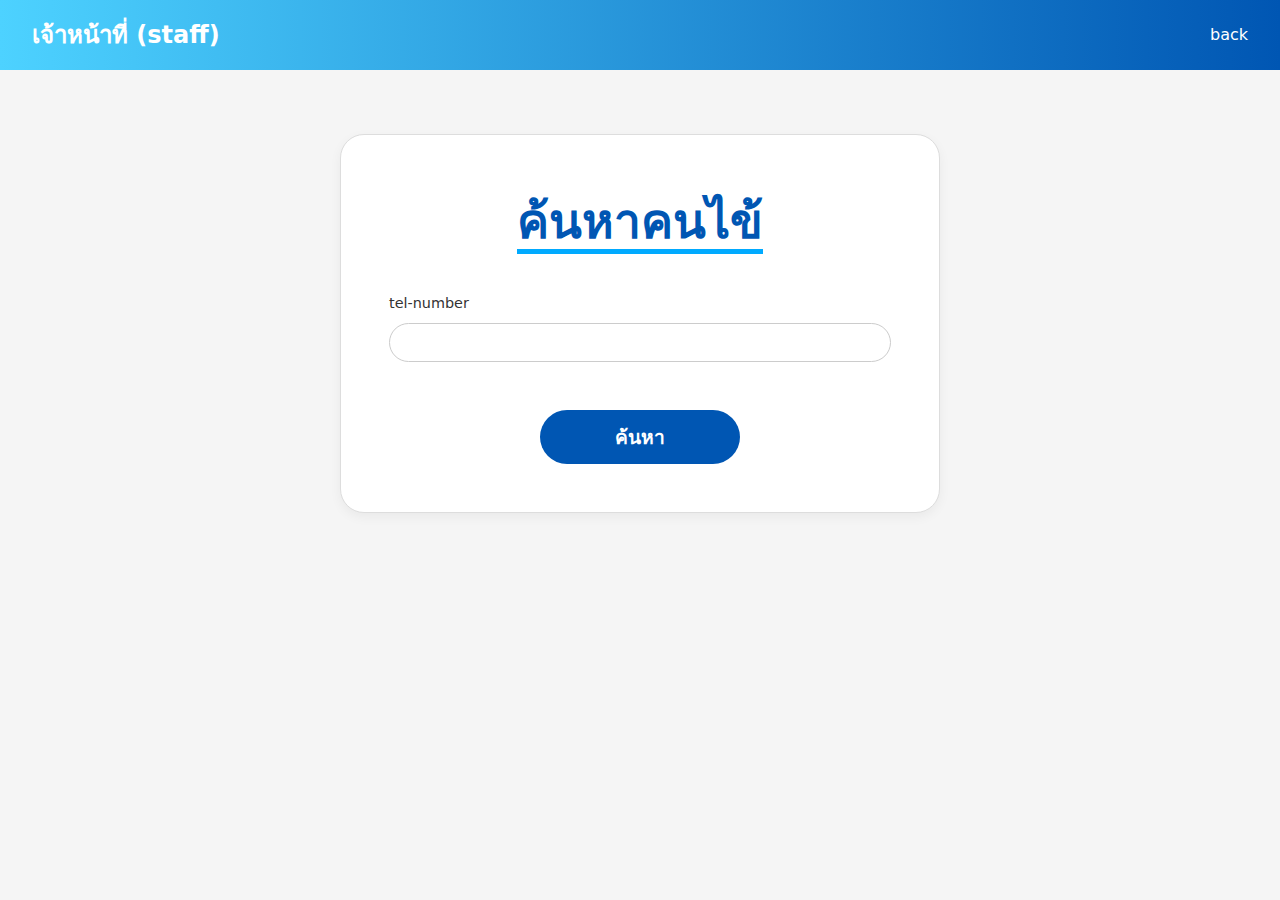
<file: html/patient_list.html>
<!DOCTYPE html>
<html lang="en">

<head>
    <meta charset="UTF-8">
    <meta name="viewport" content="width=device-width, initial-scale=1.0">
    <title>Staff Login - Cardiac Rehab</title>
    <link rel="stylesheet" href="../style/style.css">
    <link rel="stylesheet" href="../style/auth.css">
</head>

<body style="background-color: #f5f5f5;">

    <div class="header-strip">
        <h2 class="text-2xl font-bold">เจ้าหน้าที่ (staff)</h2>
        <a href="../html/role_selection.html" style="color: white; font-size: 1rem;text-decoration: none;">back</a>
    </div>

    <div class="container">
        <div class="login-card">
            <h1 class="text-4xl font-bold text-primary-blue mb-2">
                <span style="border-bottom: 5px solid var(--secondary-blue);">ค้นหาคนไข้</span>
            </h1>

            <div class="form-group">
                <label>tel-number</label>
                <input type="search" class="form-input" id="tel">
            </div>

            <div class="er-box">
                <p id="error"></p>
            </div>

            <div class="mt-3">
                <button onclick="login()" type="submit" class="btn btn-primary text-xl" id="btn"
                    style="width: 200px;">ค้นหา</button>
            </div>


            </form>
        </div>
    </div>
    <script src="../javascript/list.js"></script>
</body>

</html>
</file>
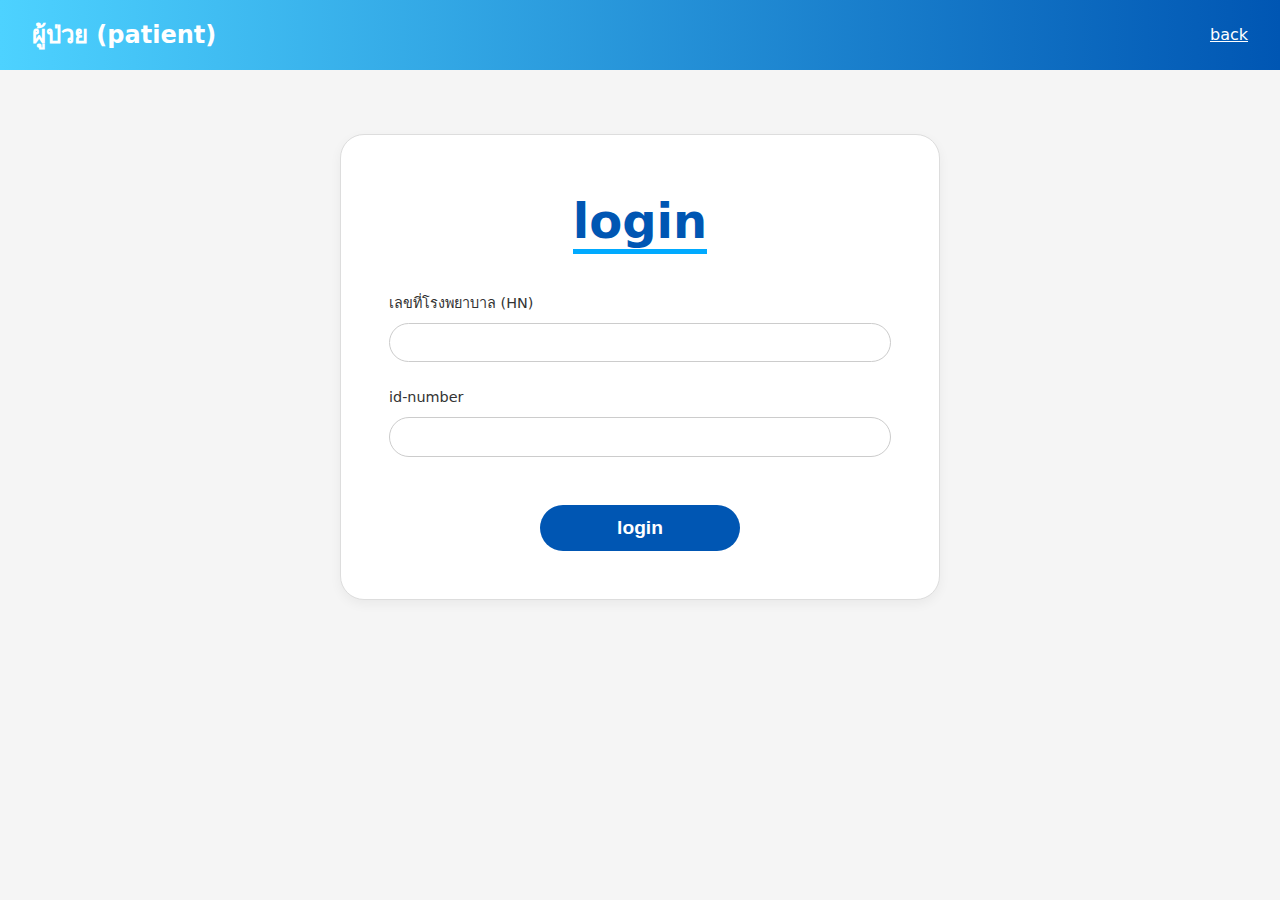
<file: html/patient_login.html>
<!DOCTYPE html>
<html lang="en">

<head>
    <meta charset="UTF-8">
    <meta name="viewport" content="width=device-width, initial-scale=1.0">
    <title>Patient Login - Cardiac Rehab</title>
    <link rel="stylesheet" href="..\style\style.css">
    <link rel="stylesheet" href="..\style\auth.css">
</head>

<body style="background-color: #f5f5f5;">

    <div class="header-strip">
        <h2 class="text-2xl font-bold">ผู้ป่วย (patient)</h2>
        <a href="role_selection.html" style="color: white; font-size: 1rem;">back</a>
    </div>

    <div class="container">
        <div class="login-card">
            <h1 class="text-4xl font-bold text-primary-blue mb-2">
                <span style="border-bottom: 5px solid var(--secondary-blue);">login</span>
            </h1>

            <form action="patient_dashboard.html">
                <div class="form-group">
                    <label>เลขที่โรงพยาบาล (HN)</label>
                    <input type="text" class="form-input" id="patient_id">
                </div>
                <div class="form-group">
                    <label>id-number</label>
                    <input type="password" class="form-input" id="patient_password">
                </div>

                <div class="display mb-1">
                    <p id="result"></p>
                </div>
                <div class="mt-3">
                    <button type="submit" class="btn btn-primary text-xl" id="btn" style="width: 200px;">login</button>
                </div>
            </form>
        </div>
    </div>


    <script>
        const username = document.getElementById('patient_id');
        const password = document.getElementById('patient_password');
        const error = document.getElementById('result');

        const btn = document.getElementById('btn');


        btn.addEventListener('click', function (e) {
            e.preventDefault();

            if (username.value === "patient" && password.value === "12345") {
                window.location.href = '/html/patient_dashboard_patient.html';
            } else {
                showError();
            }
        });

        function showError() {
            error.textContent = 'ชื่อผู้ใช้หรือรหัสผ่านไม่ถูกต้อง';
            error.style.color = 'red';
        }
    </script>

</body>

</html>
</file>
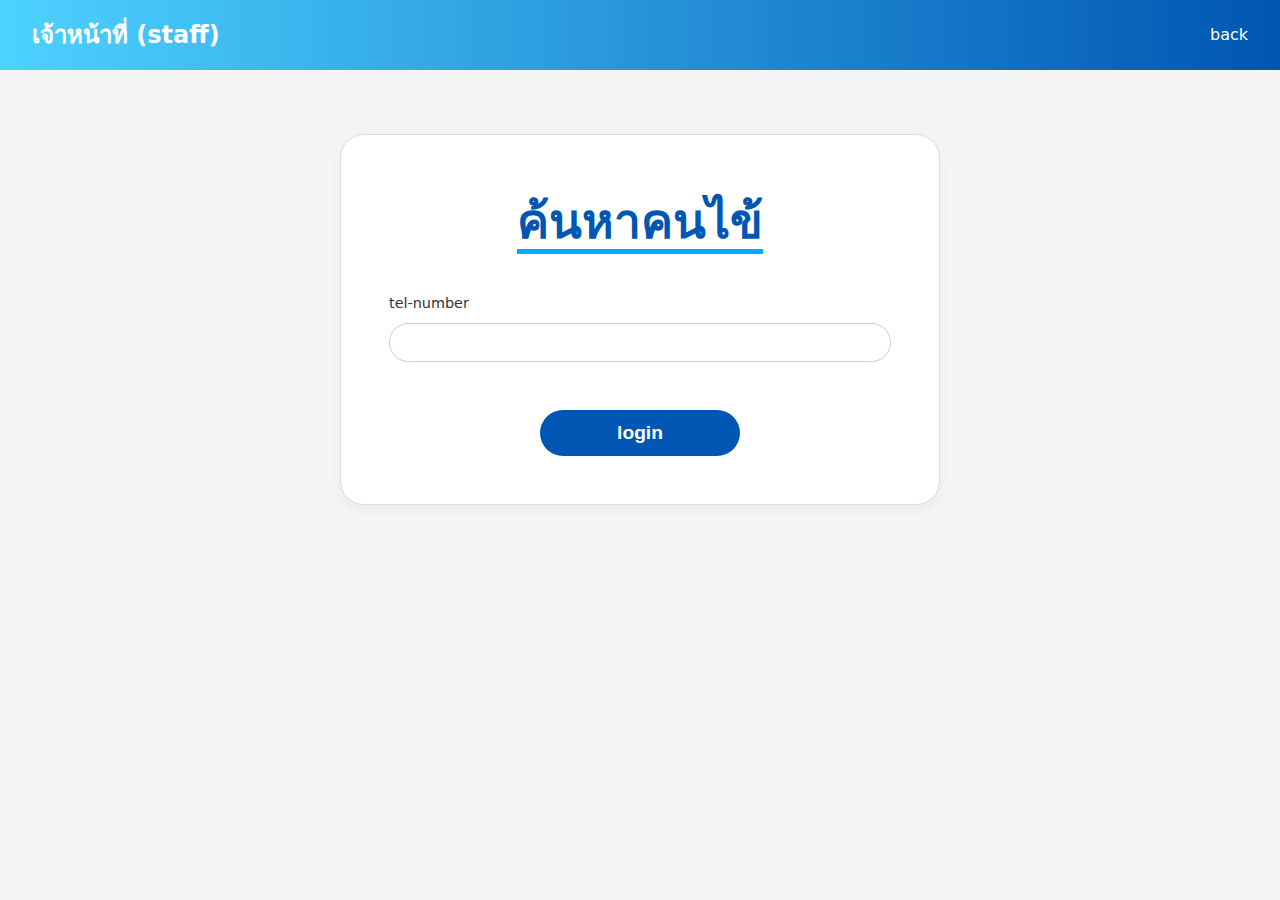
<file: html/patienta_list.html>
<!DOCTYPE html>
<html lang="en">

<head>
    <meta charset="UTF-8">
    <meta name="viewport" content="width=device-width, initial-scale=1.0">
    <title>Staff Login - Cardiac Rehab</title>
    <link rel="stylesheet" href="../style/style.css">
    <link rel="stylesheet" href="../style/auth.css">
</head>

<body style="background-color: #f5f5f5;">

    <div class="header-strip">
        <h2 class="text-2xl font-bold">เจ้าหน้าที่ (staff)</h2>
        <a href="../html/role_selection.html" style="color: white; font-size: 1rem;text-decoration: none;">back</a>
    </div>

    <div class="container">
        <div class="login-card">
            <h1 class="text-4xl font-bold text-primary-blue mb-2">
                <span style="border-bottom: 5px solid var(--secondary-blue);">ค้นหาคนไข้</span>
            </h1>

            <div class="form-group">
                <label>tel-number</label>
                <input type="search" class="form-input" id="tel">
            </div>

            <div class="er-box">
                <p id="error"></p>
            </div>

            <div class="mt-3">
                <button onclick="login()" type="submit" class="btn btn-primary text-xl" id="btn"
                    style="width: 200px;">login</button>
            </div>


            </form>
        </div>
    </div>
    <script src="../javascript/list.js"></script>
</body>

</html>
</file>
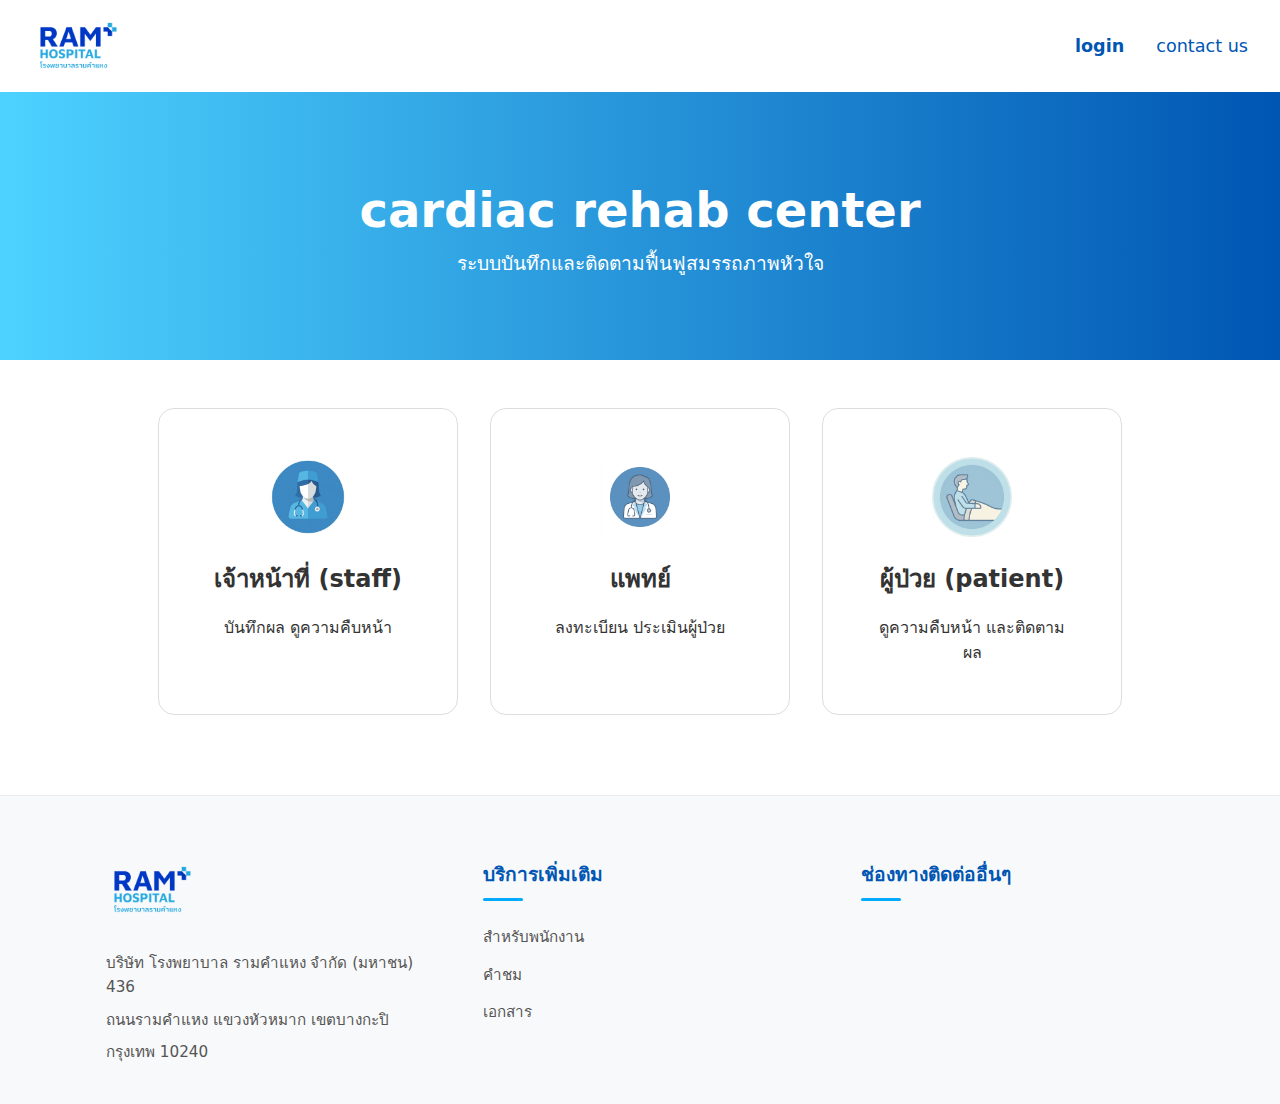
<file: html/role_selection.html>
<!DOCTYPE html>
<html lang="en">

<head>
    <meta charset="UTF-8">
    <meta name="viewport" content="width=device-width, initial-scale=1.0">
    <title>Role Selection - Cardiac Rehab</title>
    <link rel="stylesheet" href="..\style\style.css">
    <link rel="stylesheet" href="..\style\auth.css">
</head>

<body style="min-height: 100vh; display: flex; flex-direction: column;">

    <!-- Reuse Header layout -->
    <header>
        <div class="logo">
            <img src="..\images/logo.png" alt="Ram Hospital Logo" style="height: 60px;cursor: pointer;" id="ram">
        </div>
        <nav>
            <ul>
                <li><a href="role_selection.html" style="font-weight:bold;">login</a></li>
                <!-- <li><a href="index.html">main</a></li> Link to main might be redundant if logo goes there, but keeping it -->
                <li><a href="contact_us.html">contact us</a></li>
            </ul>
        </nav>
    </header>

    <section class="hero-banner">
        <h1 class="text-4xl font-bold">cardiac rehab center</h1>
        <p class="text-xl">ระบบบันทึกและติดตามฟื้นฟูสมรรถภาพหัวใจ</p>
    </section>

    <div class="container" style="flex: 1;">
        <div class="role-container">
            <div class="role-card" onclick="window.location.href='staff_login.html'">
                <img src="../images/staff_icon.png" alt="Staff Icon"
                    style="width: 80px; height: 80px; margin-bottom: 1rem;">
                <h3 class="text-2xl font-bold mb-1">เจ้าหน้าที่ (staff)</h3>
                <p class="text-dark">บันทึกผล ดูความคืบหน้า</p>
            </div>
            <div class="role-card" onclick="window.location.href='doctor_login.html'">
                <img src="../images/doctor_role_icon.png" alt="Doctor Icon"
                    style="width: 80px; height: 80px; margin-bottom: 1rem;">
                <h3 class="text-2xl font-bold mb-1">แพทย์</h3>
                <p class="text-dark">ลงทะเบียน ประเมินผู้ป่วย</p>
            </div>
            <div class="role-card" onclick="window.location.href='patient_login.html'">
                <img src="../images/patient_role_icon.png" alt="Patient Icon"
                    style="width: 80px; height: 80px; margin-bottom: 1rem;">
                <h3 class="text-2xl font-bold mb-1">ผู้ป่วย (patient)</h3>
                <p class="text-dark">ดูความคืบหน้า และติดตามผล</p>
            </div>

        </div>
    </div>


    <!-- Footer -->
    <footer class="main-footer">
        <div class="container footer-content">
            <!-- Column 1: Logo & Address -->
            <div class="footer-column">
                <img src="..\images/logo.png" alt="Ram Hospital" class="footer-logo">
                <div class="footer-address">
                    <p>บริษัท โรงพยาบาล รามคำแหง จำกัด (มหาชน) 436</p>
                    <p>ถนนรามคำแหง แขวงหัวหมาก เขตบางกะปิ</p>
                    <p>กรุงเทพ 10240</p>
                </div>
            </div>

            <!-- Column 2: Additional Services -->
            <div class="footer-column">
                <h3 class="footer-title">บริการเพิ่มเติม</h3>
                <ul class="footer-links">
                    <li><a href="#">สำหรับพนักงาน</a></li>
                    <li><a href="#">คำชม</a></li>
                    <li><a href="#">เอกสาร</a></li>
                </ul>
            </div>

            <!-- Column 3: Contact Channels -->
            <div class="footer-column">
                <h3 class="footer-title">ช่องทางติดต่ออื่นๆ</h3>
            </div>
        </div>
    </footer>

    <script>
        const ram = document.getElementById('ram');
        ram.addEventListener('click', () => {
            window.location.href = 'index.html'
        })
    </script>
</body>

</html>
</file>
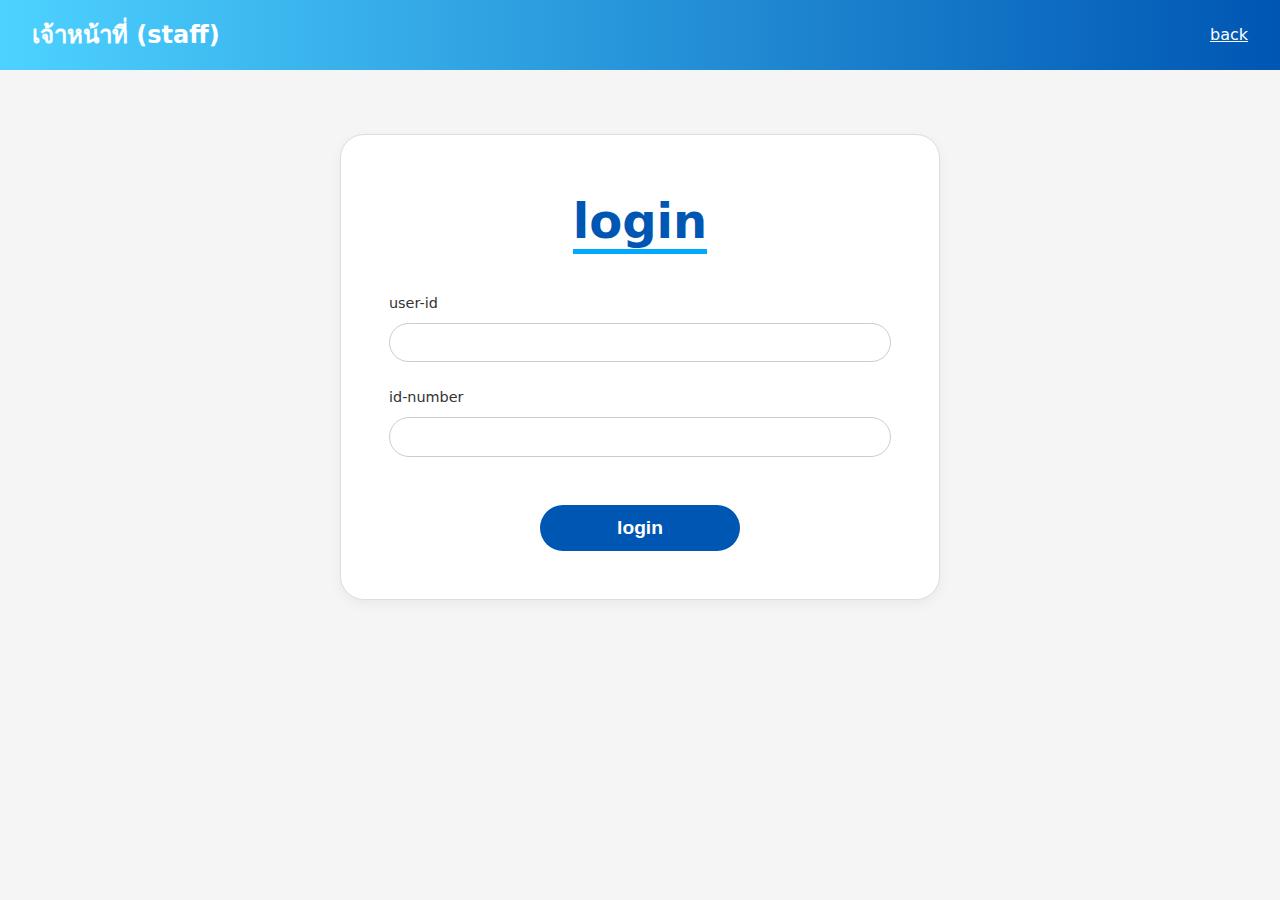
<file: html/staff_login.html>
<!DOCTYPE html>
<html lang="en">

<head>
    <meta charset="UTF-8">
    <meta name="viewport" content="width=device-width, initial-scale=1.0">
    <title>Staff Login - Cardiac Rehab</title>
    <link rel="stylesheet" href="..\style\style.css">
    <link rel="stylesheet" href="..\style\auth.css">
</head>

<body style="background-color: #f5f5f5;">

    <div class="header-strip">
        <h2 class="text-2xl font-bold">เจ้าหน้าที่ (staff)</h2>
        <a href="role_selection.html" style="color: white; font-size: 1rem;">back</a>
    </div>

    <div class="container">
        <div class="login-card">
            <h1 class="text-4xl font-bold text-primary-blue mb-2">
                <span style="border-bottom: 5px solid var(--secondary-blue);">login</span>
            </h1>

            <form action="staff_dashboard.html">
                <div class="form-group">
                    <label>user-id</label>
                    <input type="text" class="form-input" id="userid">
                </div>
                <div class="form-group">
                    <label>id-number</label>
                    <input type="text" class="form-input" id="passcode">
                </div>

                <div class="mt-3">
                    <button type="submit" class="btn btn-primary text-xl" id="btn" style="width: 200px;">login</button>
                </div>

                <div class="er-box">
                    <p id="error"></p>
                </div>
            </form>
        </div>
    </div>
    <!-- <script>
        const username = document.getElementById('userid');
        const password = document.getElementById('passcode');
        const error = document.getElementById('error');
        const btn = document.getElementById('btn');

        btn.addEventListener('click', function (e) {
            e.preventDefault();

            if (username.value === "admin" && password.value === "1234") {
                window.location.href = 'patient_dashboard_staff.html';
            } else {
                showError();
            }
        });

        function showError() {
            error.textContent = 'ชื่อผู้ใช้หรือรหัสผ่านไม่ถูกต้อง';
            error.style.color = 'red';
        }
    </script> -->
    <script src="/javascript/admin_login.js"></script>
</body>

</html>
</file>
<file: style/style.css>
/* Global Styles & Utilities */
:root {
  /* Brand Colors */
  --primary-blue: #0056b3;
  --secondary-blue: #00aaff;
  --light-blue-bg: #e6f7ff;
  --white: #ffffff;
  --text-dark: #333333;
  --text-light: #666666;
  --gradient-header: linear-gradient(90deg, #4dd2ff 0%, #0056b3 100%);

  /* Spacing & Layout */
  --container-width: 1200px;
  --spacing-md: 1rem;
  --spacing-lg: 2rem;

  /* Typography */
  --font-family-base: 'Inter', system-ui, -apple-system, sans-serif;
}

* {
  box-sizing: border-box;
  margin: 0;
  padding: 0;
}

body {
  font-family: var(--font-family-base);
  background-color: var(--white);
  color: var(--text-dark);
  line-height: 1.6;
  overflow-x: hidden;
}

.container {
  max-width: 1100px;
  margin: 0 auto;
  padding: 0 var(--spacing-md);
}

/* Header */
header {
  display: flex;
  justify-content: space-between;
  align-items: center;
  padding: var(--spacing-md) var(--spacing-lg);
  background-color: var(--white);
}

.logo {
  font-weight: bold;
  font-size: 1.5rem;
  color: var(--primary-blue);
  display: flex;
  align-items: center;
  gap: 0.5rem;
}

.logo span {
  font-size: 0.8rem;
  color: var(--text-light);
  display: block;
}

nav ul {
  display: flex;
  gap: var(--spacing-lg);
  list-style: none;
}

nav a {
  text-decoration: none;
  color: var(--primary-blue);
  font-weight: 500;
  font-size: 1.1rem;
}

/* Common Utilities */
.btn {
  display: inline-block;
  padding: 0.75rem 1.5rem;
  border-radius: 50px;
  text-decoration: none;
  font-weight: 600;
  transition: transform 0.2s, box-shadow 0.2s;
  cursor: pointer;
  border: none;
}

.btn-primary {
  background-color: var(--primary-blue);
  color: var(--white);
}

.btn-secondary {
  background-color: var(--white);
  color: var(--primary-blue);
  border: 1px solid var(--primary-blue);
}

.btn-red {
  background: #ff6b6b;
  color: white;
  border: none;
}

.btn-gray {
  background: #ddd;
  color: #333;
}

.btn-radius-lg {
  border-radius: 10px;
}

.btn-group-full {
  display: flex;
  gap: 1rem;
}

.btn-full {
  width: 100%;
  flex: 1;
}

/* Typography Helpers */
.text-primary-blue {
  color: var(--primary-blue);
}

.text-dark {
  color: var(--text-dark);
}

.font-bold {
  font-weight: 800;
}

.text-xl {
  font-size: 1.2rem;
}

.text-2xl {
  font-size: 1.5rem;
}

.text-3xl {
  font-size: 2.5rem;
}

.text-4xl {
  font-size: 3rem;
}

.uppercase {
  text-transform: uppercase;
}

/* Spacing Helpers */
.mt-1 {
  margin-top: 1rem;
}

.mt-2 {
  margin-top: 2rem;
}

.mt-3 {
  margin-top: 3rem;
}

.mb-1 {
  margin-bottom: 1rem;
}

.mb-2 {
  margin-bottom: 2rem;
}

.mb-3 {
  margin-bottom: 3rem;
}

.py-4 {
  padding-top: 4rem;
  padding-bottom: 4rem;
}

/* Flex Utilities */
.flex {
  display: flex;
}

.flex-column {
  flex-direction: column;
}

.items-center {
  align-items: center;
}

.justify-between {
  justify-content: space-between;
}

.gap-2 {
  gap: 2rem;
}

.gap-4 {
  gap: 4rem;
}

/* Form Elements */
.form-input,
.form-select {
  width: 100%;
  padding: 0.6rem 1rem;
  border: 1px solid #ccc;
  border-radius: 6px;
  font-size: 1rem;
  outline: none;
}

/* Global Responsiveness */
img {
  max-width: 100%;
  height: auto;
}

/* Footer Styling */
.main-footer {
  background-color: #f8f9fa;
  padding: 4rem 0 2rem;
  margin-top: 5rem;
  color: #555;
  font-size: 0.95rem;
  border-top: 1px solid #e9ecef;
}

.footer-content {
  display: flex;
  justify-content: space-between;
  align-items: flex-start;
  gap: 4rem;
}

.footer-column {
  flex: 1;
}

.footer-logo {
  height: 60px;
  margin-bottom: 1.5rem;
}

.footer-title {
  font-weight: 700;
  font-size: 1.2rem;
  margin-bottom: 1.5rem;
  color: var(--primary-blue);
  position: relative;
  display: inline-block;
}

.footer-title::after {
  content: '';
  display: block;
  width: 40px;
  height: 3px;
  background: var(--secondary-blue);
  margin-top: 0.5rem;
  border-radius: 2px;
}

.footer-links {
  list-style: none;
  padding: 0;
}

.footer-links li {
  margin-bottom: 0.8rem;
}

.footer-links a {
  text-decoration: none;
  color: #555;
  transition: color 0.2s ease, padding-left 0.2s ease;
  display: inline-block;
}

.footer-links a:hover {
  color: var(--primary-blue);
  padding-left: 5px;
}

.footer-address p {
  margin-bottom: 0.5rem;
  line-height: 1.6;
}


/* --- MERGED AUTH styles --- */
.login-card {
  background: white;
  border: 1px solid #ddd;
  border-radius: 1.5rem;
  padding: 3rem;
  max-width: 600px;
  margin: 4rem auto;
  text-align: center;
  box-shadow: 0 4px 12px rgba(0, 0, 0, 0.05);
}

.login-card .form-input {
  border-radius: 50px;
}

.header-strip {
  background: var(--gradient-header);
  color: white;
  padding: 1rem 2rem;
  display: flex;
  justify-content: space-between;
  align-items: center;
}

.role-container {
  display: flex;
  justify-content: center;
  gap: 2rem;
  margin-top: 3rem;
}

.role-card {
  border: 1px solid #ddd;
  border-radius: 1rem;
  padding: 3rem;
  text-align: center;
  width: 300px;
  cursor: pointer;
  transition: 0.3s;
}

.role-card:hover {
  box-shadow: 0 10px 20px rgba(0, 0, 0, 0.1);
  transform: translateY(-5px);
}

.role-icon {
  font-size: 4rem;
  margin-bottom: 1rem;
}

/* --- MERGED HOME styles --- */
.hero {
  background: var(--gradient-header);
  color: var(--white);
  text-align: center;
  padding: 4rem 1rem;
  position: relative;
  overflow: hidden;
}

.hero h1 {
  font-size: 4rem;
  font-weight: 800;
  margin-bottom: 0.5rem;
}

.circle {
  width: 400px;
  height: 500px;
  background-color: #0056b3;
  position: absolute;
  right: -280px;
  top: 70px;
  border-radius: 100%;
}

.hero-banner {
  background: var(--gradient-header);
  color: white;
  text-align: center;
  padding: 5rem 1rem;
  width: 100%;
}

.section-title {
  font-size: 2.5rem;
  font-weight: 800;
  margin-bottom: 0.5rem;
  color: var(--text-dark);
}

.about-title {
  font-size: 3rem;
  font-weight: 800;
  border-bottom: 4px solid var(--primary-blue);
  display: inline-block;
  line-height: 1;
  color: var(--text-dark);
}

.about-list {
  list-style: disc;
  padding-left: 1.5rem;
  line-height: 1.8;
  font-size: 1rem;
  color: var(--text-dark);
}

.medical-team-img {
  width: 300px;
  height: auto;
  border-radius: 8px;
  box-shadow: 0 4px 6px rgba(0, 0, 0, 0.1);
  object-fit: cover;
}

/* --- MERGED DASHBOARD styles --- */
.dashboard-container {
  max-width: 1000px;
  margin: 2rem auto;
  padding: 0 1rem;
}

.top-bar {
  display: flex;
  justify-content: space-between;
  align-items: flex-start;
  margin-bottom: 2rem;
}

.user-profile h2 {
  font-size: 1.5rem;
  margin-bottom: 0.2rem;
}

.user-tag {
  background: #80d4ff;
  color: white;
  padding: 0.2rem 1rem;
  border-radius: 20px;
  font-size: 0.9rem;
  display: inline-block;
}

.user-badge {
  border-left: 4px solid var(--primary-blue);
  padding-left: 1rem;
}

.header-bg {
  background: var(--gradient-header);
  padding: 1rem;
  display: flex;
  justify-content: space-between;
  align-items: center;
  color: white;
}

.card-grid {
  display: grid;
  grid-template-columns: 1fr 1fr;
  gap: 1.5rem;
  margin-bottom: 1.5rem;
}

.card {
  background: white;
  border: 1px solid #ddd;
  border-radius: 10px;
  padding: 1.5rem;
}

.staff-form {
  background: white;
  border: 1px solid #ddd;
  border-radius: 1rem;
  padding: 2rem;
  max-width: 900px;
  margin: 2rem auto;
  box-shadow: 0 4px 12px rgba(0, 0, 0, 0.05);
}

.form-row {
  display: flex;
  gap: 1.5rem;
  margin-bottom: 1rem;
}

.form-group {
  flex: 1;
  margin-bottom: 1.5rem;
  text-align: left;
}

.form-group label {
  display: block;
  margin-bottom: 0.5rem;
  font-size: 0.9rem;
  font-weight: 500;
}

.chart-container {
  height: 150px;
  display: flex;
  align-items: flex-end;
  justify-content: space-between;
  padding: 0 1rem;
  border-bottom: 1px solid #eee;
}

.bar {
  width: 40px;
  background: #ff6b6b;
  text-align: center;
  color: #555;
  font-size: 0.8rem;
  position: relative;
}

.bar span {
  position: absolute;
  top: -20px;
  left: 0;
  right: 0;
}

.upload-area {
  border: 2px dashed #ccc;
  background: #f9f9f9;
  padding: 2rem;
  text-align: center;
  border-radius: 10px;
  display: flex;
  align-items: center;
  justify-content: center;
  gap: 1rem;
}

.result-bar {
  background: #ddd;
  text-align: center;
  padding: 0.5rem;
  border-radius: 5px;
  margin-top: 1rem;
  color: #555;
  font-weight: bold;
}

.gradient-box-success {
  background: linear-gradient(90deg, #b0ffb0 0%, #d0ffd0 100%);
  padding: 1.5rem;
  border-radius: 10px;
  border: 1px solid #a0e0a0;
  margin-bottom: 2rem;
}

.profile-section {
  display: flex;
  gap: 2rem;
  margin-bottom: 2rem;
  align-items: flex-start;
}

.profile-image-container {
  flex: 1;
  max-width: 300px;
}

.profile-img {
  width: 100%;
  border-radius: 10px;
  box-shadow: 0 4px 6px rgba(0, 0, 0, 0.1);
}

.profile-info {
  flex: 2;
  text-align: left;
}

.info-row {
  display: flex;
  margin-bottom: 0.8rem;
}

.info-label {
  font-weight: bold;
  color: var(--primary-blue);
  width: 150px;
  flex-shrink: 0;
  text-align: right;
  padding-right: 1rem;
}

.info-value {
  color: var(--text-dark);
  flex: 1;
}

.schedule-grid {
  display: grid;
  grid-template-columns: repeat(auto-fill, minmax(280px, 1fr));
  gap: 1.5rem;
  margin-top: 2rem;
}

.schedule-card {
  background: white;
  border: 1px solid #ddd;
  border-radius: 8px;
  overflow: hidden;
}

.day-header {
  background: var(--primary-blue);
  color: white;
  padding: 0.5rem;
  text-align: center;
  font-weight: bold;
}

.day-body {
  padding: 1rem;
  text-align: center;
  font-size: 0.9rem;
}

.time-text {
  font-weight: bold;
  font-size: 1.1rem;
  margin-bottom: 0.5rem;
  display: block;
}

.location-text {
  color: #666;
  font-size: 0.85rem;
}

/* Global Responsive Adjustments */
@media (max-width: 900px) {
  .hero h1 {
    font-size: 3rem;
  }

  .container {
    padding: 0 1.5rem;
  }

  .card-grid {
    grid-template-columns: 1fr;
  }

  .circle {
    display: none;
  }
}

@media (max-width: 768px) {
  header {
    flex-direction: column;
    gap: 1.5rem;
    text-align: center;
  }

  nav ul {
    gap: 1rem;
    flex-direction: column;
    align-items: center;
  }

  .flex.responsive-stack,
  .form-row,
  .role-container,
  .header-strip {
    flex-direction: column;
    gap: 1.5rem;
    text-align: center;
  }

  .footer-content {
    flex-direction: column;
    gap: 2rem;
    text-align: left;
  }

  .footer-column {
    width: 100%;
  }

  .btn-sm {
    width: auto !important;
    font-size: 0.9rem;
    padding: 0.4rem 1rem;
  }

  .top-bar {
    flex-direction: column;
    align-items: flex-start;
    gap: 1rem;
  }

  .top-bar .flex {
    flex-wrap: wrap;
    gap: 0.5rem;
  }

  .btn-group-full {
    flex-direction: column;
  }

  .hero h1 {
    font-size: 2.2rem;
  }

  .user-badge {
    border-left: none;
    border-bottom: 4px solid var(--primary-blue);
    padding-left: 0;
    padding-bottom: 1rem;
    margin-bottom: 1rem;
  }

  .user-badge h2 {
    font-size: 1.5rem;
  }

  .user-tag {
    font-size: 0.85rem;
    padding: 0.2rem 0.8rem;
  }

  .profile-section {
    flex-direction: column-reverse;
    align-items: center;
  }

  .info-label {
    text-align: left;
    width: 120px;
  }

  .dashboard-container .btn {
    width: auto;
    margin-bottom: 0.5rem;
  }

  .dashboard-container .btn[style*="width: 100%"] {
    width: 100% !important;
  }
}

@media (max-width: 480px) {
  .hero h1 {
    font-size: 2rem;
  }

  .btn {
    width: 100%;
    text-align: center;
  }

  .role-card {
    width: 100%;
    padding: 2rem;
  }
}
</file>
<file: style/home.css>
/* Home & Contact Styles */

/* Hero Section */
.hero {
    background: var(--gradient-header);
    color: var(--white);
    text-align: center;
    padding: 4rem 1rem;
    position: relative;
    overflow: hidden;
}

.hero h1 {
    font-size: 4rem;
    font-weight: 800;
    margin-bottom: 0.5rem;
}

.circle {
    width: 400px;
    height: 500px;
    background-color: #0056b3;
    position: absolute;
    right: -280px;
    top: 70px;
    border-radius: 100%;
}

/* Sections */
.hero-banner {
    background: var(--gradient-header);
    color: white;
    text-align: center;
    padding: 5rem 1rem;
    width: 100%;
}

.section-title {
    font-size: 2.5rem;
    font-weight: 800;
    margin-bottom: 0.5rem;
    color: var(--text-dark);
}

.about-title {
    font-size: 3rem;
    font-weight: 800;
    border-bottom: 4px solid var(--primary-blue);
    display: inline-block;
    line-height: 1;
    color: var(--text-dark);
}

.about-list {
    list-style: disc;
    padding-left: 1.5rem;
    line-height: 1.8;
    font-size: 1rem;
    color: var(--text-dark);
}

.medical-team-img {
    width: 300px;
    height: auto;
    border-radius: 8px;
    box-shadow: 0 4px 6px rgba(0, 0, 0, 0.1);
    object-fit: cover;
}

/* Home Responsive */
@media (max-width: 900px) {
    .hero h1 {
        font-size: 3rem;
    }

    .circle {
        display: none;
    }
}

@media (max-width: 768px) {
    .hero h1 {
        font-size: 2.2rem;
    }
}

@media (max-width: 480px) {
    .hero h1 {
        font-size: 2rem;
    }
}
</file>
<file: style/auth.css>
/* Authentication & Role Selection Styles */

/* Login Pages */
.login-card {
    background: white;
    border: 1px solid #ddd;
    border-radius: 1.5rem;
    padding: 3rem;
    max-width: 600px;
    margin: 4rem auto;
    text-align: center;
    box-shadow: 0 4px 12px rgba(0, 0, 0, 0.05);
}

.login-card .form-input {
    border-radius: 50px;
}

.header-strip {
    background: var(--gradient-header);
    color: white;
    padding: 1rem 2rem;
    display: flex;
    justify-content: space-between;
    align-items: center;
}

/* Role Selection */
.role-container {
    display: flex;
    justify-content: center;
    gap: 2rem;
    margin-top: 3rem;
}

.role-card {
    border: 1px solid #ddd;
    border-radius: 1rem;
    padding: 3rem;
    text-align: center;
    width: 300px;
    cursor: pointer;
    transition: 0.3s;
}

.role-card:hover {
    box-shadow: 0 10px 20px rgba(0, 0, 0, 0.1);
    transform: translateY(-5px);
}

.role-icon {
    font-size: 4rem;
    margin-bottom: 1rem;
}

/* Auth Responsive */
@media (max-width: 850px) {

    .role-container,
    .header-strip {
        flex-direction: column;
        gap: 1rem;
        text-align: center;
    }
}

@media (max-width: 480px) {
    .role-card {
        width: 100%;
        padding: 2rem;
    }
}
</file>
<file: style/dashboard.css>
/* Dashboard & Profile Styles */

/* Dashboard Layout */
.dashboard-container {
    max-width: 1000px;
    margin: 2rem auto;
    padding: 0 1rem;
}

.top-bar {
    display: flex;
    justify-content: space-between;
    align-items: flex-start;
    margin-bottom: 2rem;
}

.user-profile h2 {
    font-size: 1.5rem;
    margin-bottom: 0.2rem;
}

.user-tag {
    background: #80d4ff;
    color: white;
    padding: 0.2rem 1rem;
    border-radius: 20px;
    font-size: 0.9rem;
    display: inline-block;
}

.user-badge {
    border-left: 4px solid var(--primary-blue);
    padding-left: 1rem;
}

.header-bg {
    background: var(--gradient-header);
    padding: 1rem;
    display: flex;
    justify-content: space-between;
    align-items: center;
    color: white;
}

/* Cards & Grid */
.card-grid {
    display: grid;
    grid-template-columns: 1fr 1fr;
    gap: 1.5rem;
    margin-bottom: 1.5rem;
}

.card {
    background: white;
    border: 1px solid #ddd;
    border-radius: 10px;
    padding: 1.5rem;
}

/* Forms */
.staff-form {
    background: white;
    border: 1px solid #ddd;
    border-radius: 1rem;
    padding: 2rem;
    max-width: 900px;
    margin: 2rem auto;
    box-shadow: 0 4px 12px rgba(0, 0, 0, 0.05);
}

.form-row {
    display: flex;
    gap: 1.5rem;
    margin-bottom: 1rem;
}

.form-group {
    flex: 1;
    margin-bottom: 1.5rem;
    text-align: left;
}

.form-group label {
    display: block;
    margin-bottom: 0.5rem;
    font-size: 0.9rem;
    font-weight: 500;
}

/* Chart & Data Helpers */
.chart-container {
    height: 150px;
    display: flex;
    align-items: flex-end;
    justify-content: space-between;
    padding: 0 1rem;
    border-bottom: 1px solid #eee;
}

.bar {
    width: 40px;
    background: #ff6b6b;
    text-align: center;
    color: #555;
    font-size: 0.8rem;
    position: relative;
}

.bar span {
    position: absolute;
    top: -20px;
    left: 0;
    right: 0;
}

.upload-area {
    border: 2px dashed #ccc;
    background: #f9f9f9;
    padding: 2rem;
    text-align: center;
    border-radius: 10px;
    display: flex;
    align-items: center;
    justify-content: center;
    gap: 1rem;
}

.result-bar {
    background: #ddd;
    text-align: center;
    padding: 0.5rem;
    border-radius: 5px;
    margin-top: 1rem;
    color: #555;
    font-weight: bold;
}

.gradient-box-success {
    background: linear-gradient(90deg, #b0ffb0 0%, #d0ffd0 100%);
    padding: 1.5rem;
    border-radius: 10px;
    border: 1px solid #a0e0a0;
    margin-bottom: 2rem;
}

/* Doctor Profile */
.profile-section {
    display: flex;
    gap: 2rem;
    margin-bottom: 2rem;
    align-items: flex-start;
}

.profile-image-container {
    flex: 1;
    max-width: 300px;
}

.profile-img {
    width: 100%;
    border-radius: 10px;
    box-shadow: 0 4px 6px rgba(0, 0, 0, 0.1);
}

.profile-info {
    flex: 2;
    text-align: left;
}

.info-row {
    display: flex;
    margin-bottom: 0.8rem;
}

.info-label {
    font-weight: bold;
    color: var(--primary-blue);
    width: 150px;
    flex-shrink: 0;
    text-align: right;
    padding-right: 1rem;
}

.info-value {
    color: var(--text-dark);
    flex: 1;
}

.schedule-grid {
    display: grid;
    grid-template-columns: repeat(auto-fill, minmax(280px, 1fr));
    gap: 1.5rem;
    margin-top: 2rem;
}

.schedule-card {
    background: white;
    border: 1px solid #ddd;
    border-radius: 8px;
    overflow: hidden;
}

.day-header {
    background: var(--primary-blue);
    color: white;
    padding: 0.5rem;
    text-align: center;
    font-weight: bold;
}

.day-body {
    padding: 1rem;
    text-align: center;
    font-size: 0.9rem;
}

.time-text {
    font-weight: bold;
    font-size: 1.1rem;
    margin-bottom: 0.5rem;
    display: block;
}

.location-text {
    color: #666;
    font-size: 0.85rem;
}

/* Dashboard Responsive */
@media (max-width: 900px) {
    .card-grid {
        grid-template-columns: 1fr;
    }

    .form-row {
        flex-direction: column;
        gap: 1rem;
    }
}

@media (max-width: 768px) {
    .dashboard-container {
        margin: 1rem auto;
    }

    .top-bar {
        flex-direction: column;
        align-items: flex-start;
        gap: 1rem;
    }

    .user-badge {
        border-left: none;
        border-bottom: 4px solid var(--primary-blue);
        padding-left: 0;
        padding-bottom: 1rem;
        margin-bottom: 1rem;
    }

    .user-badge h2 {
        font-size: 1.5rem;
    }

    .user-tag {
        font-size: 0.85rem;
        padding: 0.2rem 0.8rem;
    }

    .profile-section {
        flex-direction: column-reverse;
        align-items: center;
    }

    .info-label {
        text-align: left;
        width: 120px;
    }

    /* Prevent forced full width on all buttons in dashboard */
    .dashboard-container .btn {
        width: auto;
        margin-bottom: 0.5rem;
    }

    /* Specific override for the block buttons like 'Save Value' */
    .dashboard-container .btn[style*="width: 100%"] {
        width: 100% !important;
    }
}
</file>
